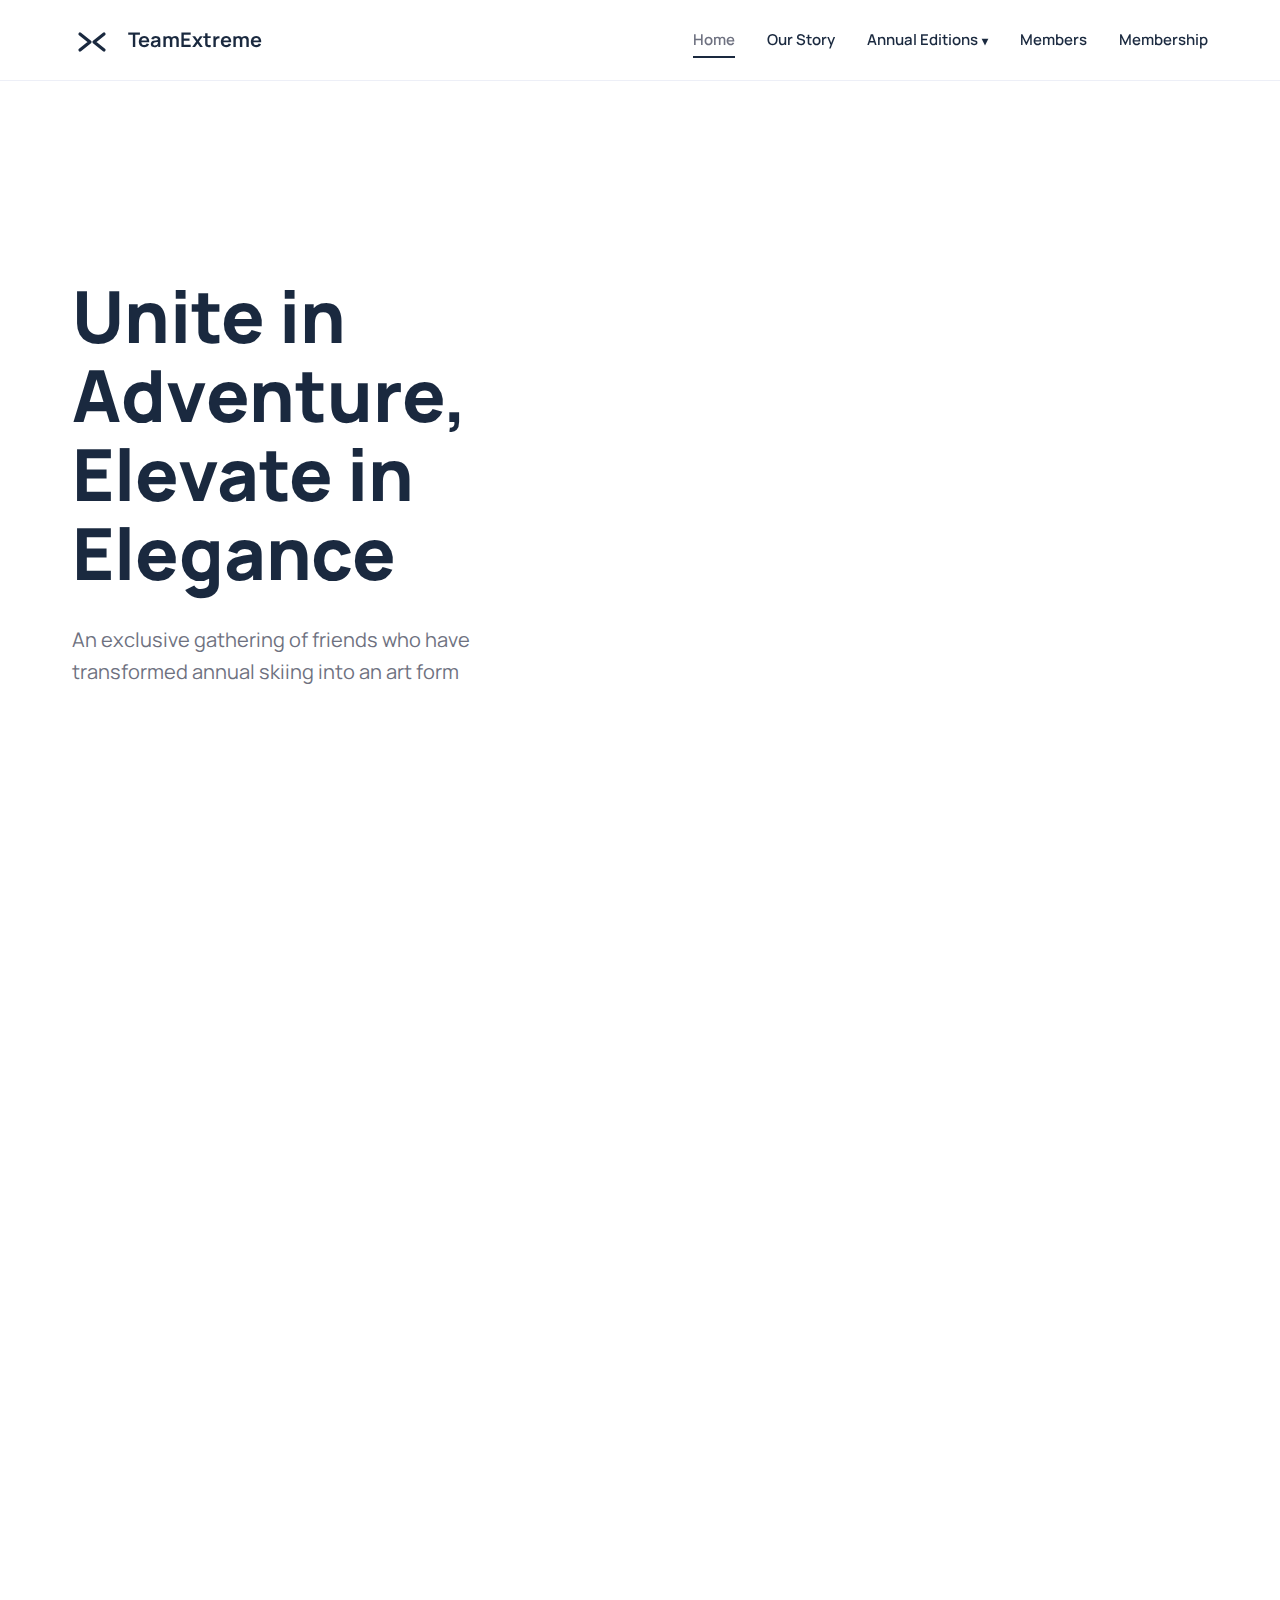
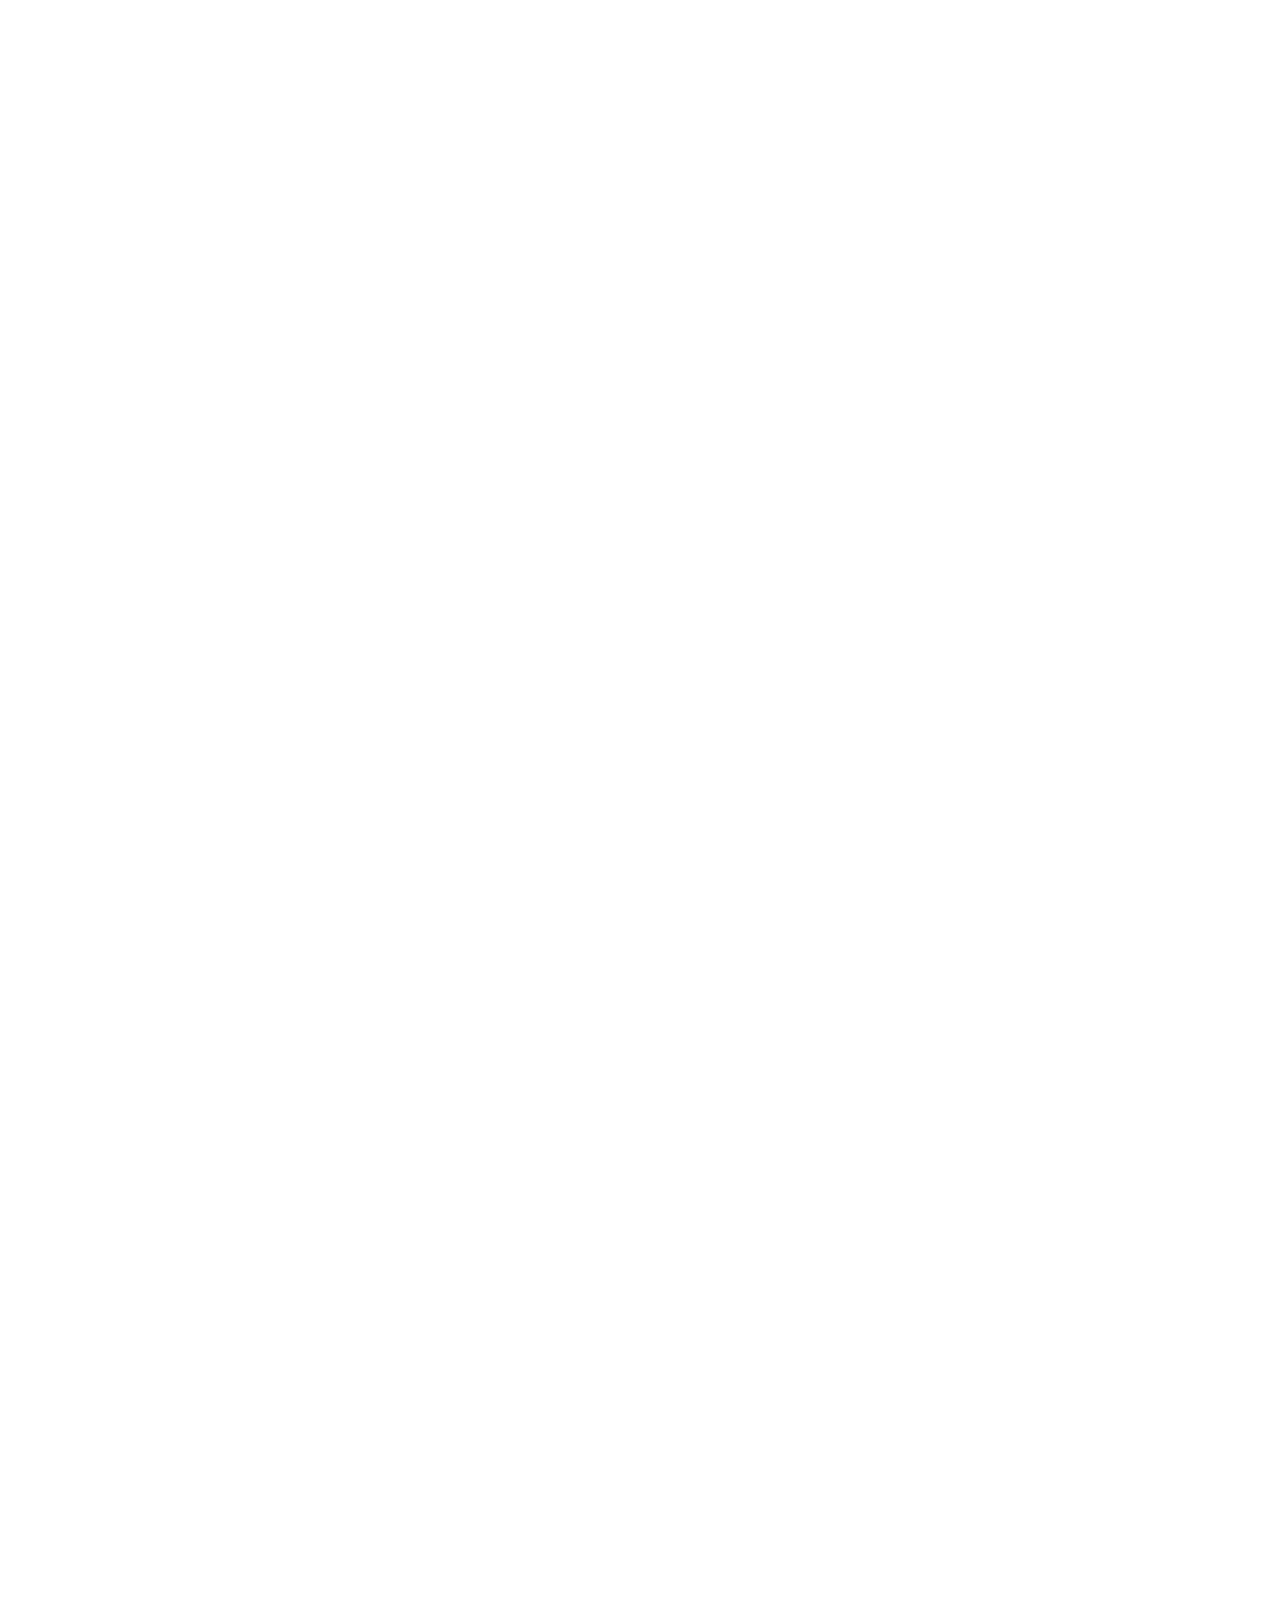
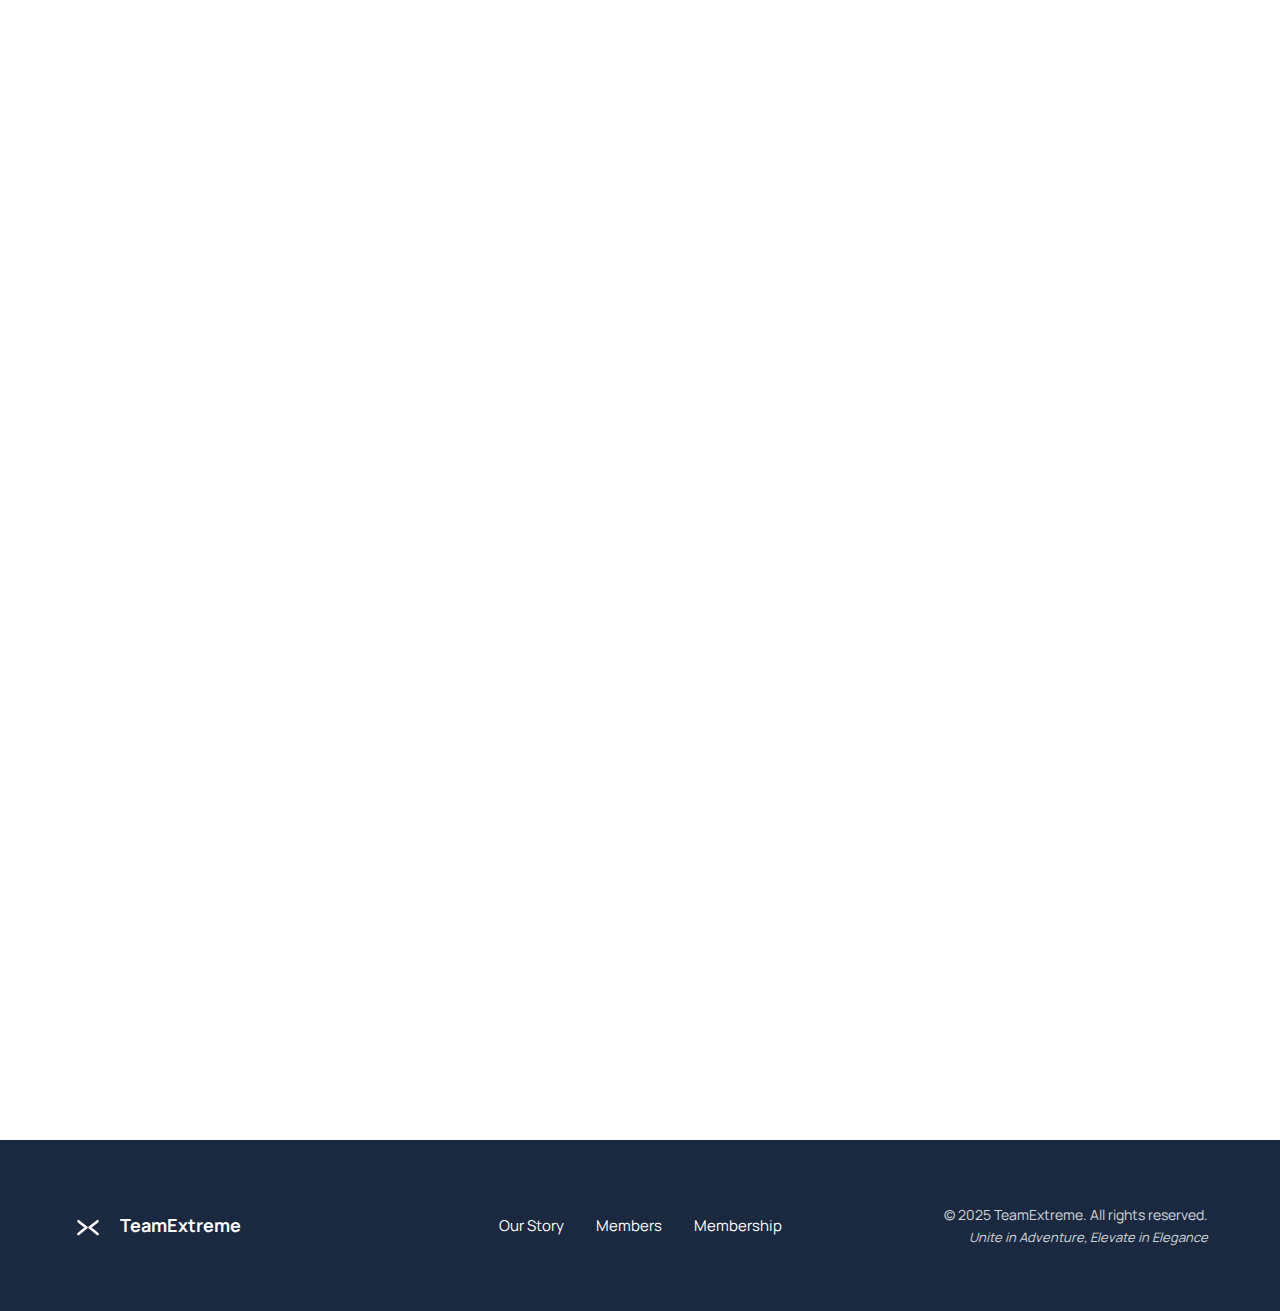
<file: index.html>
<!DOCTYPE html>
<html lang="en">
<head>
    <meta charset="UTF-8">
    <meta name="viewport" content="width=device-width, initial-scale=1.0">
    <title>TeamExtreme - Unite in Adventure, Elevate in Elegance</title>
    <link rel="stylesheet" href="styles.css">
    <link rel="preconnect" href="https://fonts.googleapis.com">
    <link rel="preconnect" href="https://fonts.gstatic.com" crossorigin>
    <link href="https://fonts.googleapis.com/css2?family=Manrope:wght@300;400;600;700;800&display=swap" rel="stylesheet">
</head>
<body>
    <!-- Navigation -->
    <nav class="main-nav">
        <div class="nav-container">
            <a href="index.html" class="logo">
                <svg width="40" height="40" viewBox="0 0 100 100" fill="none" xmlns="http://www.w3.org/2000/svg">
                    <path d="M20 35L45 55L20 75" stroke="#1a293f" stroke-width="8" stroke-linecap="round" stroke-linejoin="round"/>
                    <path d="M80 35L55 55L80 75" stroke="#1a293f" stroke-width="8" stroke-linecap="round" stroke-linejoin="round"/>
                </svg>
                <span>TeamExtreme</span>
            </a>
            
            <button class="mobile-menu-toggle" aria-label="Toggle menu">
                <span></span>
                <span></span>
                <span></span>
            </button>
            
            <ul class="nav-links">
                <li><a href="index.html" class="active">Home</a></li>
                <li><a href="story.html">Our Story</a></li>
                <li class="dropdown">
                    <a href="#" class="dropdown-toggle">Annual Editions</a>
                    <ul class="dropdown-menu">
                        <li><a href="verbier-2023.html">Verbier 2023</a></li>
                        <li><a href="verbier-2024.html">Verbier 2024</a></li>
                        <li><a href="verbier-2025.html">Verbier 2025</a></li>
                        <li><a href="sun-valley-2026.html">Sun Valley 2026</a></li>
                    </ul>
                </li>
                <li><a href="members.html">Members</a></li>
                <li><a href="membership.html">Membership</a></li>
            </ul>
        </div>
    </nav>

    <!-- Hero Section -->
    <section class="hero">
        <div class="hero-content">
            <h1 class="hero-title">
                <span class="title-line">Unite in Adventure,</span>
                <span class="title-line">Elevate in Elegance</span>
            </h1>
            <p class="hero-subtitle">An exclusive gathering of friends who have transformed annual skiing into an art form</p>
        </div>
        <div class="hero-image">
            <img src="images/hero-mountain.jpg" alt="TeamExtreme on the slopes" />
        </div>
    </section>

    <!-- About Section -->
    <section class="about-section">
        <div class="container">
            <div class="about-grid">
                <div class="about-text">
                    <h2>Where Friendship Meets Powder</h2>
                    <p class="lead">TeamExtreme represents the pinnacle of alpine camaraderie: a carefully curated group of individuals united by their passion for skiing, their appreciation for the finer things, and their commitment to creating unforgettable memories together.</p>
                    <p>What began as a simple ski trip has evolved into an annual tradition of sophistication and adventure. We don't just ski together; we elevate the entire experience with meticulous planning, exceptional taste, and just the right amount of self-aware absurdity.</p>
                    <a href="story.html" class="btn btn-primary">Discover Our Story</a>
                </div>
                <div class="about-image">
                    <img src="images/team-photo.jpg" alt="TeamExtreme members" />
                </div>
            </div>
        </div>
    </section>

    <!-- Next Trip Section -->
    <section class="next-trip-section">
        <div class="container">
            <div class="section-header">
                <span class="section-label">Next Adventure</span>
                <h2>Sun Valley 2026</h2>
            </div>
            
            <div class="trip-details">
                <div class="trip-countdown">
                    <div class="countdown-item">
                        <span class="countdown-number" id="days">---</span>
                        <span class="countdown-label">Days</span>
                    </div>
                    <div class="countdown-item">
                        <span class="countdown-number" id="hours">--</span>
                        <span class="countdown-label">Hours</span>
                    </div>
                    <div class="countdown-item">
                        <span class="countdown-number" id="minutes">--</span>
                        <span class="countdown-label">Minutes</span>
                    </div>
                </div>
                
                <div class="trip-info">
                    <h3>The American Chapter</h3>
                    <p>After three remarkable years in Verbier, TeamExtreme ventures to the legendary slopes of Sun Valley, Idaho. Expect the same level of sophistication, now with an American twist.</p>
                    <ul class="trip-highlights">
                        <li>Premier accommodations in Sun Valley Village</li>
                        <li>Access to 2,054 acres of pristine terrain</li>
                        <li>Curated dining experiences</li>
                    </ul>
                </div>
            </div>
        </div>
    </section>

    <!-- Annual Editions Preview -->
    <section class="editions-preview">
        <div class="container">
            <div class="section-header">
                <h2>Annual Editions</h2>
                <p>A photographic journey through our alpine adventures</p>
            </div>
            
            <div class="editions-grid">
                <a href="verbier-2023.html" class="edition-card">
                    <div class="edition-image">
                        <img src="images/verbier-2023-thumb.jpg" alt="Verbier 2023" />
                    </div>
                    <div class="edition-info">
                        <h3>Verbier 2023</h3>
                        <p>The Inaugural Chapter</p>
                    </div>
                </a>
                
                <a href="verbier-2024.html" class="edition-card">
                    <div class="edition-image">
                        <img src="images/verbier-2024-thumb.jpg" alt="Verbier 2024" />
                    </div>
                    <div class="edition-info">
                        <h3>Verbier 2024</h3>
                        <p>Return to Excellence</p>
                    </div>
                </a>
                
                <a href="verbier-2025.html" class="edition-card">
                    <div class="edition-image">
                        <img src="images/verbier-2025-thumb.jpg" alt="Verbier 2025" />
                    </div>
                    <div class="edition-info">
                        <h3>Verbier 2025</h3>
                        <p>The Swiss Finale</p>
                    </div>
                </a>
                
                <a href="sun-valley-2026.html" class="edition-card featured">
                    <div class="edition-image">
                        <img src="images/sun-valley-2026-thumb.jpg" alt="Sun Valley 2026" />
                    </div>
                    <div class="edition-info">
                        <h3>Sun Valley 2026</h3>
                        <p>Coming Soon</p>
                        <span class="featured-badge">Next</span>
                    </div>
                </a>
            </div>
        </div>
    </section>

    <!-- Membership Teaser -->
    <section class="membership-teaser">
        <div class="container">
            <div class="teaser-content">
                <h2>Membership Inquiries</h2>
                <p>TeamExtreme maintains an exclusive roster. While we appreciate interest, we must inform you that membership slots are currently filled through 2047.</p>
                <p class="teaser-note">However, we do maintain a carefully curated waitlist for individuals who demonstrate exceptional commitment to both alpine excellence and sophisticated camaraderie.</p>
                <a href="membership.html" class="btn btn-outline">Learn More About Membership</a>
            </div>
        </div>
    </section>

    <!-- Footer -->
    <footer class="main-footer">
        <div class="container">
            <div class="footer-content">
                <div class="footer-brand">
                    <svg width="32" height="32" viewBox="0 0 100 100" fill="none" xmlns="http://www.w3.org/2000/svg">
                        <path d="M20 35L45 55L20 75" stroke="#1a293f" stroke-width="8" stroke-linecap="round" stroke-linejoin="round"/>
                        <path d="M80 35L55 55L80 75" stroke="#1a293f" stroke-width="8" stroke-linecap="round" stroke-linejoin="round"/>
                    </svg>
                    <span>TeamExtreme</span>
                </div>
                <div class="footer-links">
                    <a href="story.html">Our Story</a>
                    <a href="members.html">Members</a>
                    <a href="membership.html">Membership</a>
                </div>
                <div class="footer-copyright">
                    <p>© 2025 TeamExtreme. All rights reserved.</p>
                    <p class="footer-tagline">Unite in Adventure, Elevate in Elegance</p>
                </div>
            </div>
        </div>
    </footer>

    <script src="script.js"></script>
</body>
</html>
</file>
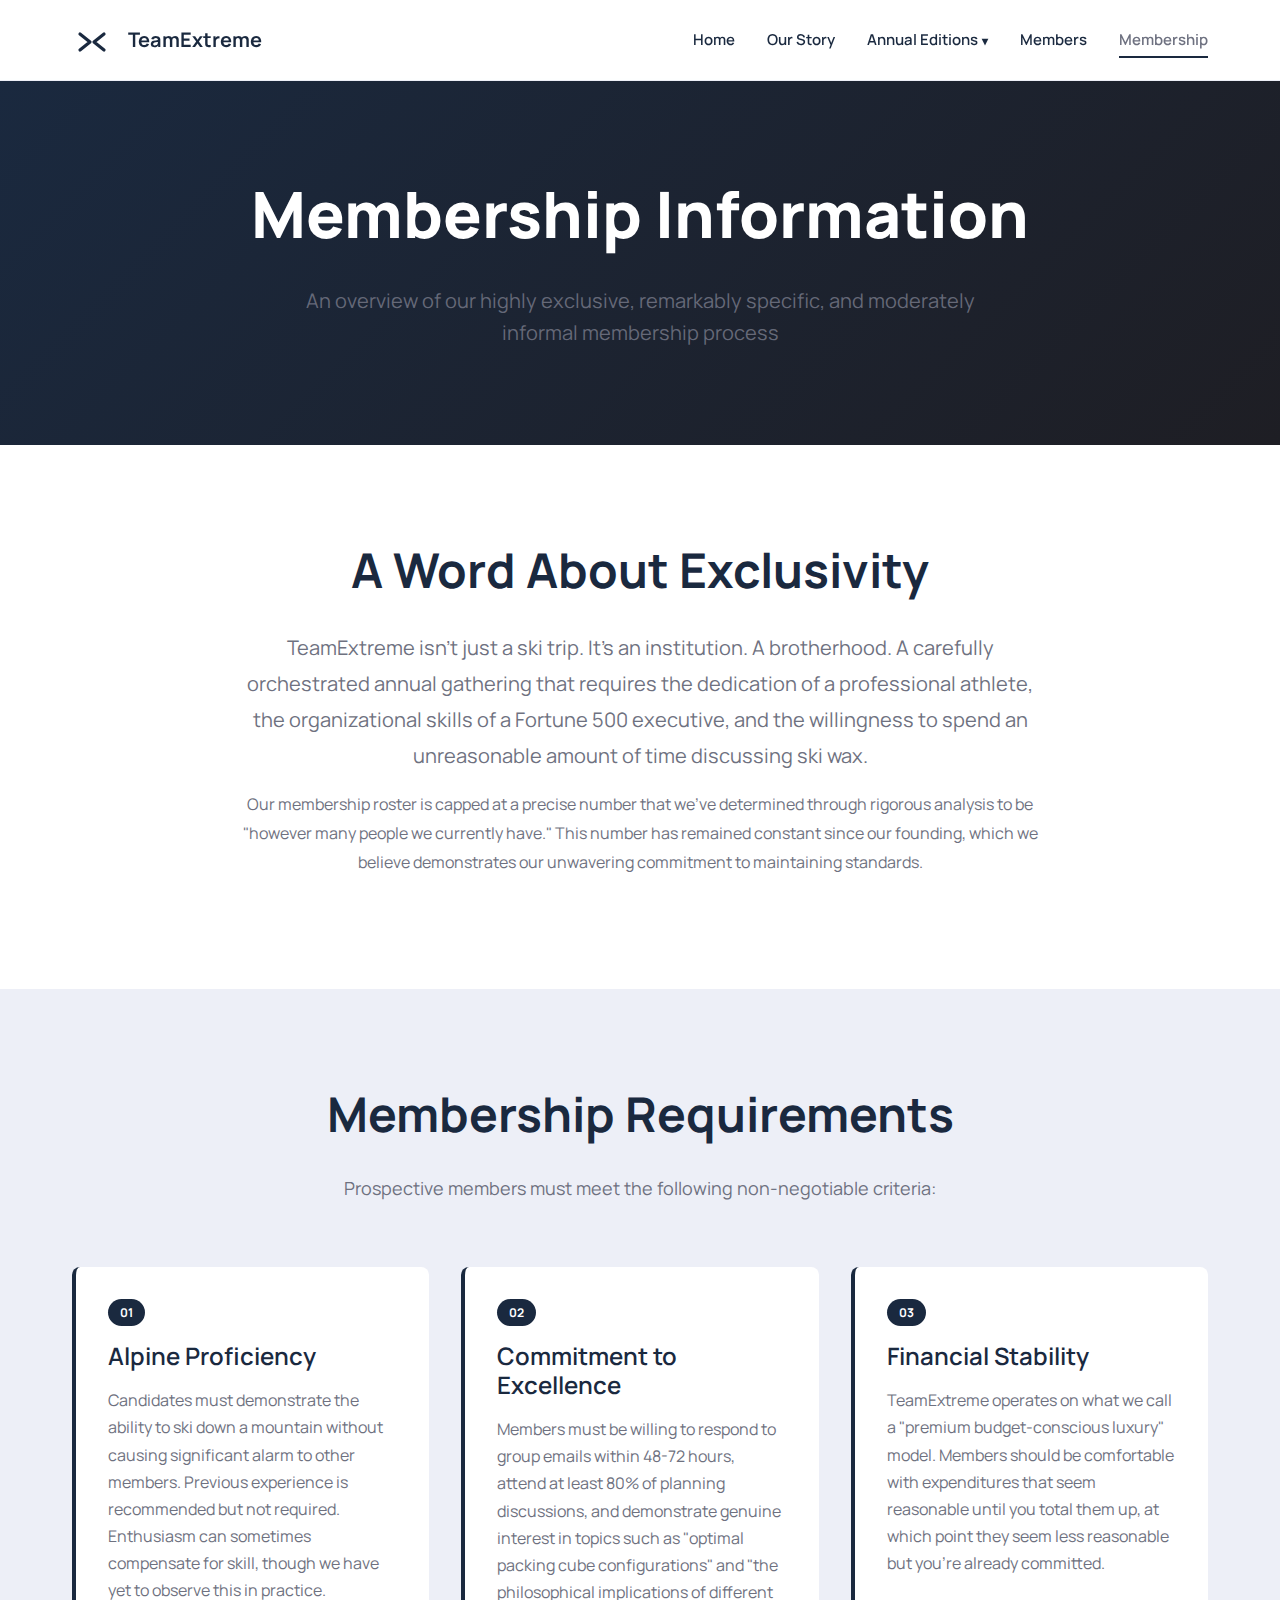
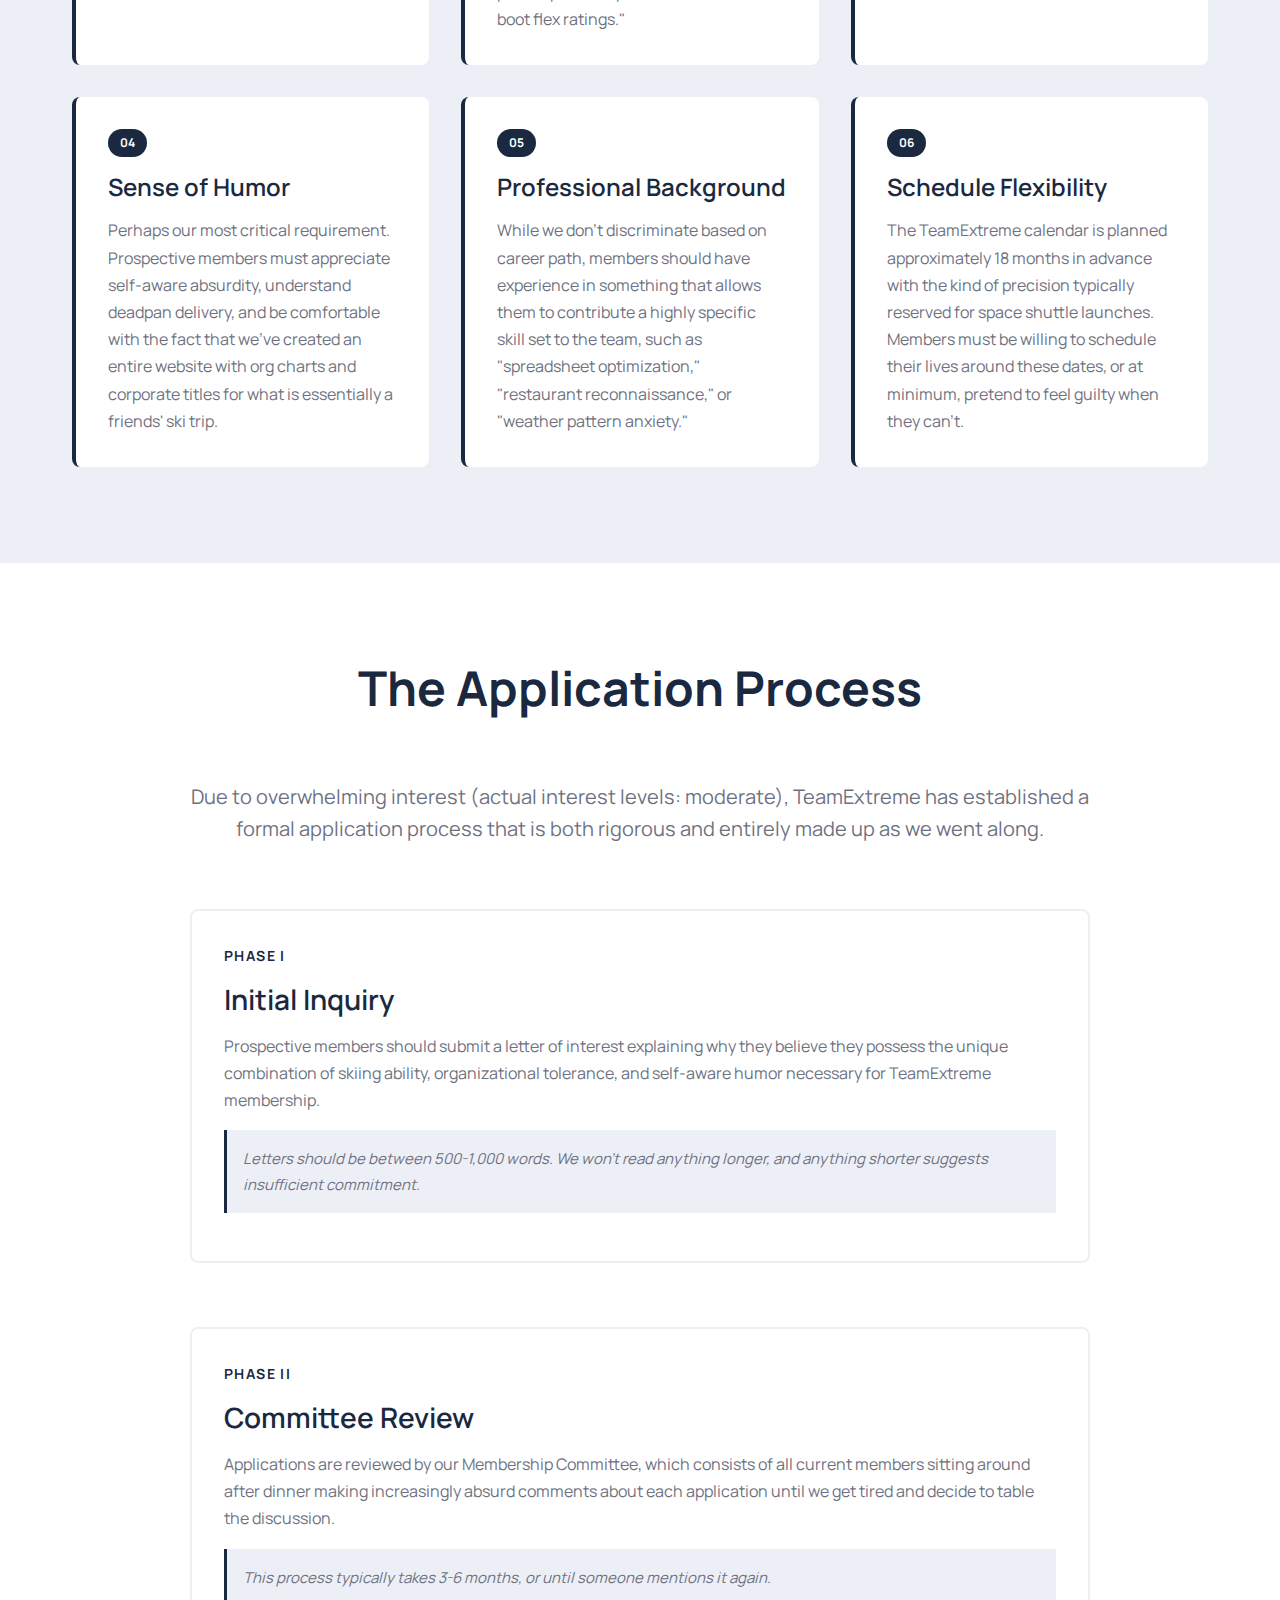
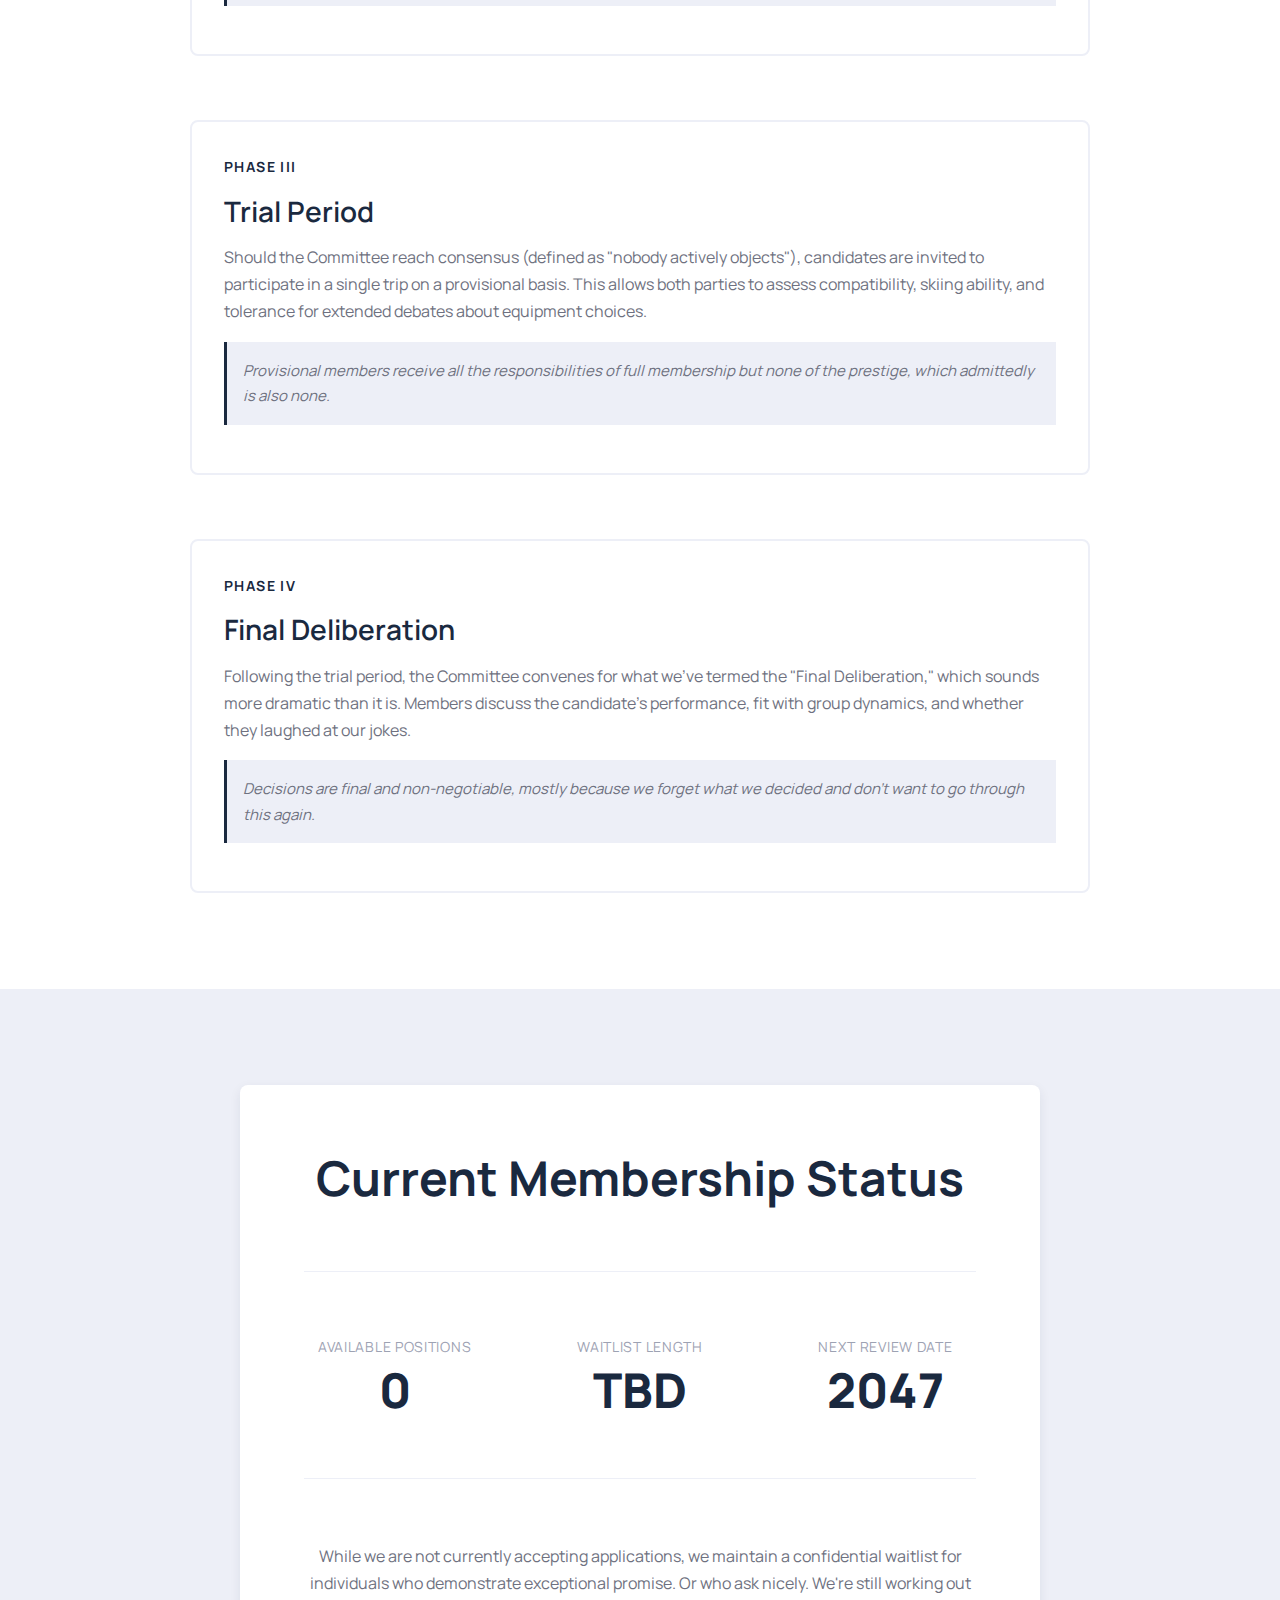
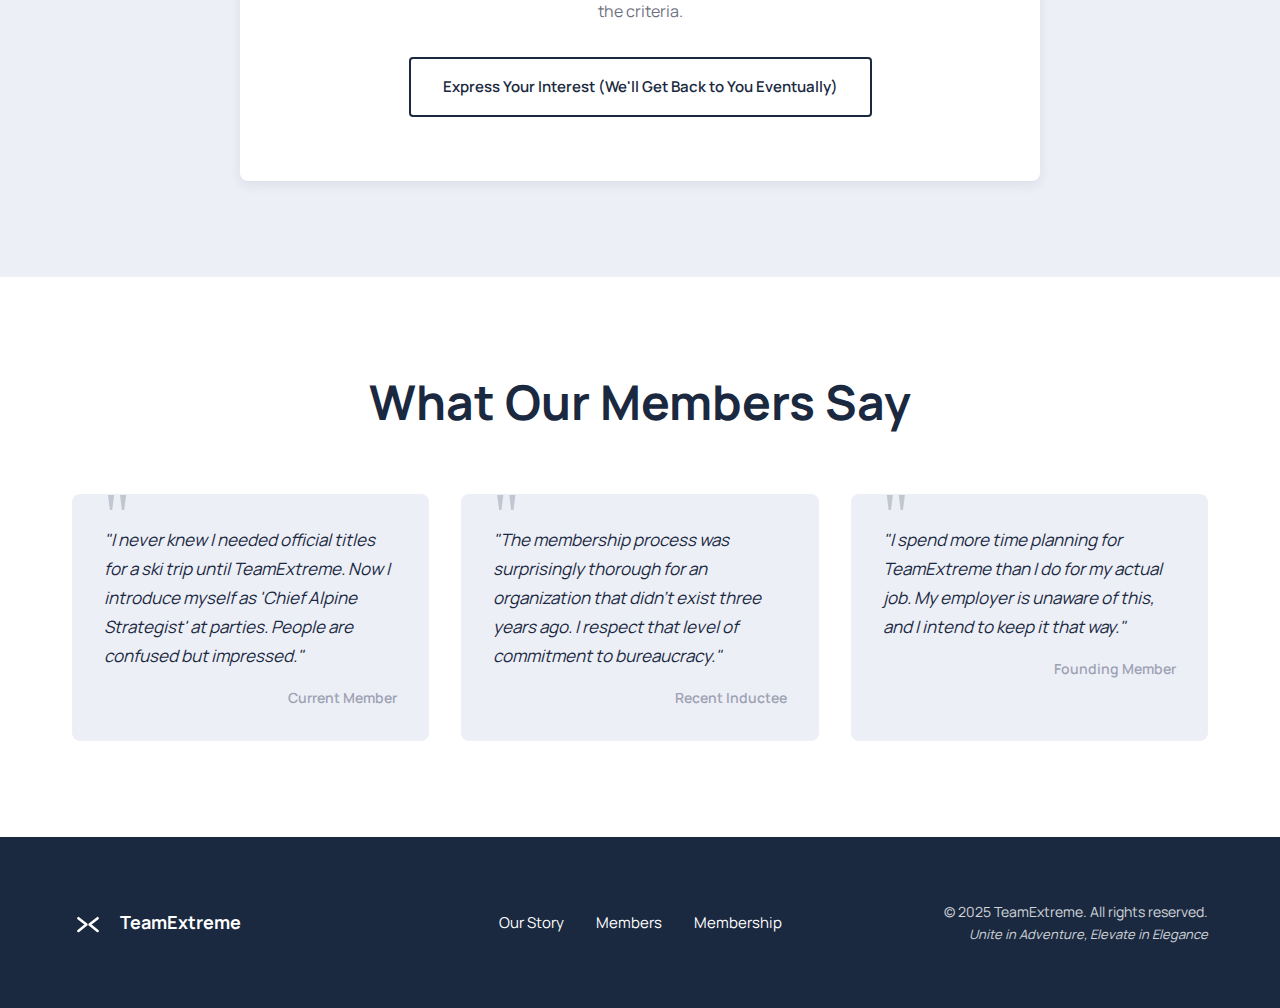
<file: membership.html>
<!DOCTYPE html>
<html lang="en">
<head>
    <meta charset="UTF-8">
    <meta name="viewport" content="width=device-width, initial-scale=1.0">
    <title>Membership - TeamExtreme</title>
    <link rel="stylesheet" href="styles.css">
    <link rel="stylesheet" href="membership.css">
    <link rel="preconnect" href="https://fonts.googleapis.com">
    <link rel="preconnect" href="https://fonts.gstatic.com" crossorigin>
    <link href="https://fonts.googleapis.com/css2?family=Manrope:wght@300;400;600;700;800&display=swap" rel="stylesheet">
</head>
<body>
    <!-- Navigation -->
    <nav class="main-nav">
        <div class="nav-container">
            <a href="index.html" class="logo">
                <svg width="40" height="40" viewBox="0 0 100 100" fill="none" xmlns="http://www.w3.org/2000/svg">
                    <path d="M20 35L45 55L20 75" stroke="#1a293f" stroke-width="8" stroke-linecap="round" stroke-linejoin="round"/>
                    <path d="M80 35L55 55L80 75" stroke="#1a293f" stroke-width="8" stroke-linecap="round" stroke-linejoin="round"/>
                </svg>
                <span>TeamExtreme</span>
            </a>
            
            <button class="mobile-menu-toggle" aria-label="Toggle menu">
                <span></span>
                <span></span>
                <span></span>
            </button>
            
            <ul class="nav-links">
                <li><a href="index.html">Home</a></li>
                <li><a href="story.html">Our Story</a></li>
                <li class="dropdown">
                    <a href="#" class="dropdown-toggle">Annual Editions</a>
                    <ul class="dropdown-menu">
                        <li><a href="verbier-2023.html">Verbier 2023</a></li>
                        <li><a href="verbier-2024.html">Verbier 2024</a></li>
                        <li><a href="verbier-2025.html">Verbier 2025</a></li>
                        <li><a href="sun-valley-2026.html">Sun Valley 2026</a></li>
                    </ul>
                </li>
                <li><a href="members.html">Members</a></li>
                <li><a href="membership.html" class="active">Membership</a></li>
            </ul>
        </div>
    </nav>

    <!-- Hero -->
    <section class="membership-hero">
        <div class="container">
            <h1>Membership Information</h1>
            <p class="hero-subtitle">An overview of our highly exclusive, remarkably specific, and moderately informal membership process</p>
        </div>
    </section>

    <!-- Intro Section -->
    <section class="membership-intro">
        <div class="container">
            <div class="intro-content">
                <h2>A Word About Exclusivity</h2>
                <p class="lead">TeamExtreme isn't just a ski trip. It's an institution. A brotherhood. A carefully orchestrated annual gathering that requires the dedication of a professional athlete, the organizational skills of a Fortune 500 executive, and the willingness to spend an unreasonable amount of time discussing ski wax.</p>
                <p>Our membership roster is capped at a precise number that we've determined through rigorous analysis to be "however many people we currently have." This number has remained constant since our founding, which we believe demonstrates our unwavering commitment to maintaining standards.</p>
            </div>
        </div>
    </section>

    <!-- Requirements -->
    <section class="membership-requirements">
        <div class="container">
            <h2>Membership Requirements</h2>
            <p class="section-intro">Prospective members must meet the following non-negotiable criteria:</p>
            
            <div class="requirements-grid">
                <div class="requirement-card">
                    <div class="requirement-number">01</div>
                    <h3>Alpine Proficiency</h3>
                    <p>Candidates must demonstrate the ability to ski down a mountain without causing significant alarm to other members. Previous experience is recommended but not required. Enthusiasm can sometimes compensate for skill, though we have yet to observe this in practice.</p>
                </div>
                
                <div class="requirement-card">
                    <div class="requirement-number">02</div>
                    <h3>Commitment to Excellence</h3>
                    <p>Members must be willing to respond to group emails within 48-72 hours, attend at least 80% of planning discussions, and demonstrate genuine interest in topics such as "optimal packing cube configurations" and "the philosophical implications of different boot flex ratings."</p>
                </div>
                
                <div class="requirement-card">
                    <div class="requirement-number">03</div>
                    <h3>Financial Stability</h3>
                    <p>TeamExtreme operates on what we call a "premium budget-conscious luxury" model. Members should be comfortable with expenditures that seem reasonable until you total them up, at which point they seem less reasonable but you're already committed.</p>
                </div>
                
                <div class="requirement-card">
                    <div class="requirement-number">04</div>
                    <h3>Sense of Humor</h3>
                    <p>Perhaps our most critical requirement. Prospective members must appreciate self-aware absurdity, understand deadpan delivery, and be comfortable with the fact that we've created an entire website with org charts and corporate titles for what is essentially a friends' ski trip.</p>
                </div>
                
                <div class="requirement-card">
                    <div class="requirement-number">05</div>
                    <h3>Professional Background</h3>
                    <p>While we don't discriminate based on career path, members should have experience in something that allows them to contribute a highly specific skill set to the team, such as "spreadsheet optimization," "restaurant reconnaissance," or "weather pattern anxiety."</p>
                </div>
                
                <div class="requirement-card">
                    <div class="requirement-number">06</div>
                    <h3>Schedule Flexibility</h3>
                    <p>The TeamExtreme calendar is planned approximately 18 months in advance with the kind of precision typically reserved for space shuttle launches. Members must be willing to schedule their lives around these dates, or at minimum, pretend to feel guilty when they can't.</p>
                </div>
            </div>
        </div>
    </section>

    <!-- Application Process -->
    <section class="application-process">
        <div class="container">
            <h2>The Application Process</h2>
            <div class="process-content">
                <p class="lead">Due to overwhelming interest (actual interest levels: moderate), TeamExtreme has established a formal application process that is both rigorous and entirely made up as we went along.</p>
                
                <div class="process-steps">
                    <div class="process-step">
                        <div class="step-number">Phase I</div>
                        <h3>Initial Inquiry</h3>
                        <p>Prospective members should submit a letter of interest explaining why they believe they possess the unique combination of skiing ability, organizational tolerance, and self-aware humor necessary for TeamExtreme membership.</p>
                        <p class="step-note">Letters should be between 500-1,000 words. We won't read anything longer, and anything shorter suggests insufficient commitment.</p>
                    </div>
                    
                    <div class="process-step">
                        <div class="step-number">Phase II</div>
                        <h3>Committee Review</h3>
                        <p>Applications are reviewed by our Membership Committee, which consists of all current members sitting around after dinner making increasingly absurd comments about each application until we get tired and decide to table the discussion.</p>
                        <p class="step-note">This process typically takes 3-6 months, or until someone mentions it again.</p>
                    </div>
                    
                    <div class="process-step">
                        <div class="step-number">Phase III</div>
                        <h3>Trial Period</h3>
                        <p>Should the Committee reach consensus (defined as "nobody actively objects"), candidates are invited to participate in a single trip on a provisional basis. This allows both parties to assess compatibility, skiing ability, and tolerance for extended debates about equipment choices.</p>
                        <p class="step-note">Provisional members receive all the responsibilities of full membership but none of the prestige, which admittedly is also none.</p>
                    </div>
                    
                    <div class="process-step">
                        <div class="step-number">Phase IV</div>
                        <h3>Final Deliberation</h3>
                        <p>Following the trial period, the Committee convenes for what we've termed the "Final Deliberation," which sounds more dramatic than it is. Members discuss the candidate's performance, fit with group dynamics, and whether they laughed at our jokes.</p>
                        <p class="step-note">Decisions are final and non-negotiable, mostly because we forget what we decided and don't want to go through this again.</p>
                    </div>
                </div>
            </div>
        </div>
    </section>

    <!-- Current Status -->
    <section class="membership-status">
        <div class="container">
            <div class="status-box">
                <h2>Current Membership Status</h2>
                <div class="status-content">
                    <div class="status-metric">
                        <span class="metric-label">Available Positions</span>
                        <span class="metric-value">0</span>
                    </div>
                    <div class="status-metric">
                        <span class="metric-label">Waitlist Length</span>
                        <span class="metric-value">TBD</span>
                    </div>
                    <div class="status-metric">
                        <span class="metric-label">Next Review Date</span>
                        <span class="metric-value">2047</span>
                    </div>
                </div>
                <p class="status-note">While we are not currently accepting applications, we maintain a confidential waitlist for individuals who demonstrate exceptional promise. Or who ask nicely. We're still working out the criteria.</p>
                <a href="/cdn-cgi/l/email-protection#066b636b646374756e6f76467263676b637e7274636b632860676d63" class="btn btn-outline">Express Your Interest (We'll Get Back to You Eventually)</a>
            </div>
        </div>
    </section>

    <!-- Testimonials -->
    <section class="membership-testimonials">
        <div class="container">
            <h2>What Our Members Say</h2>
            <div class="testimonials-grid">
                <div class="testimonial">
                    <p>"I never knew I needed official titles for a ski trip until TeamExtreme. Now I introduce myself as 'Chief Alpine Strategist' at parties. People are confused but impressed."</p>
                    <cite>Current Member</cite>
                </div>
                <div class="testimonial">
                    <p>"The membership process was surprisingly thorough for an organization that didn't exist three years ago. I respect that level of commitment to bureaucracy."</p>
                    <cite>Recent Inductee</cite>
                </div>
                <div class="testimonial">
                    <p>"I spend more time planning for TeamExtreme than I do for my actual job. My employer is unaware of this, and I intend to keep it that way."</p>
                    <cite>Founding Member</cite>
                </div>
            </div>
        </div>
    </section>

    <!-- Footer -->
    <footer class="main-footer">
        <div class="container">
            <div class="footer-content">
                <div class="footer-brand">
                    <svg width="32" height="32" viewBox="0 0 100 100" fill="none" xmlns="http://www.w3.org/2000/svg">
                        <path d="M20 35L45 55L20 75" stroke="#ffffff" stroke-width="8" stroke-linecap="round" stroke-linejoin="round"/>
                        <path d="M80 35L55 55L80 75" stroke="#ffffff" stroke-width="8" stroke-linecap="round" stroke-linejoin="round"/>
                    </svg>
                    <span>TeamExtreme</span>
                </div>
                <div class="footer-links">
                    <a href="story.html">Our Story</a>
                    <a href="members.html">Members</a>
                    <a href="membership.html">Membership</a>
                </div>
                <div class="footer-copyright">
                    <p>© 2025 TeamExtreme. All rights reserved.</p>
                    <p class="footer-tagline">Unite in Adventure, Elevate in Elegance</p>
                </div>
            </div>
        </div>
    </footer>
</file>
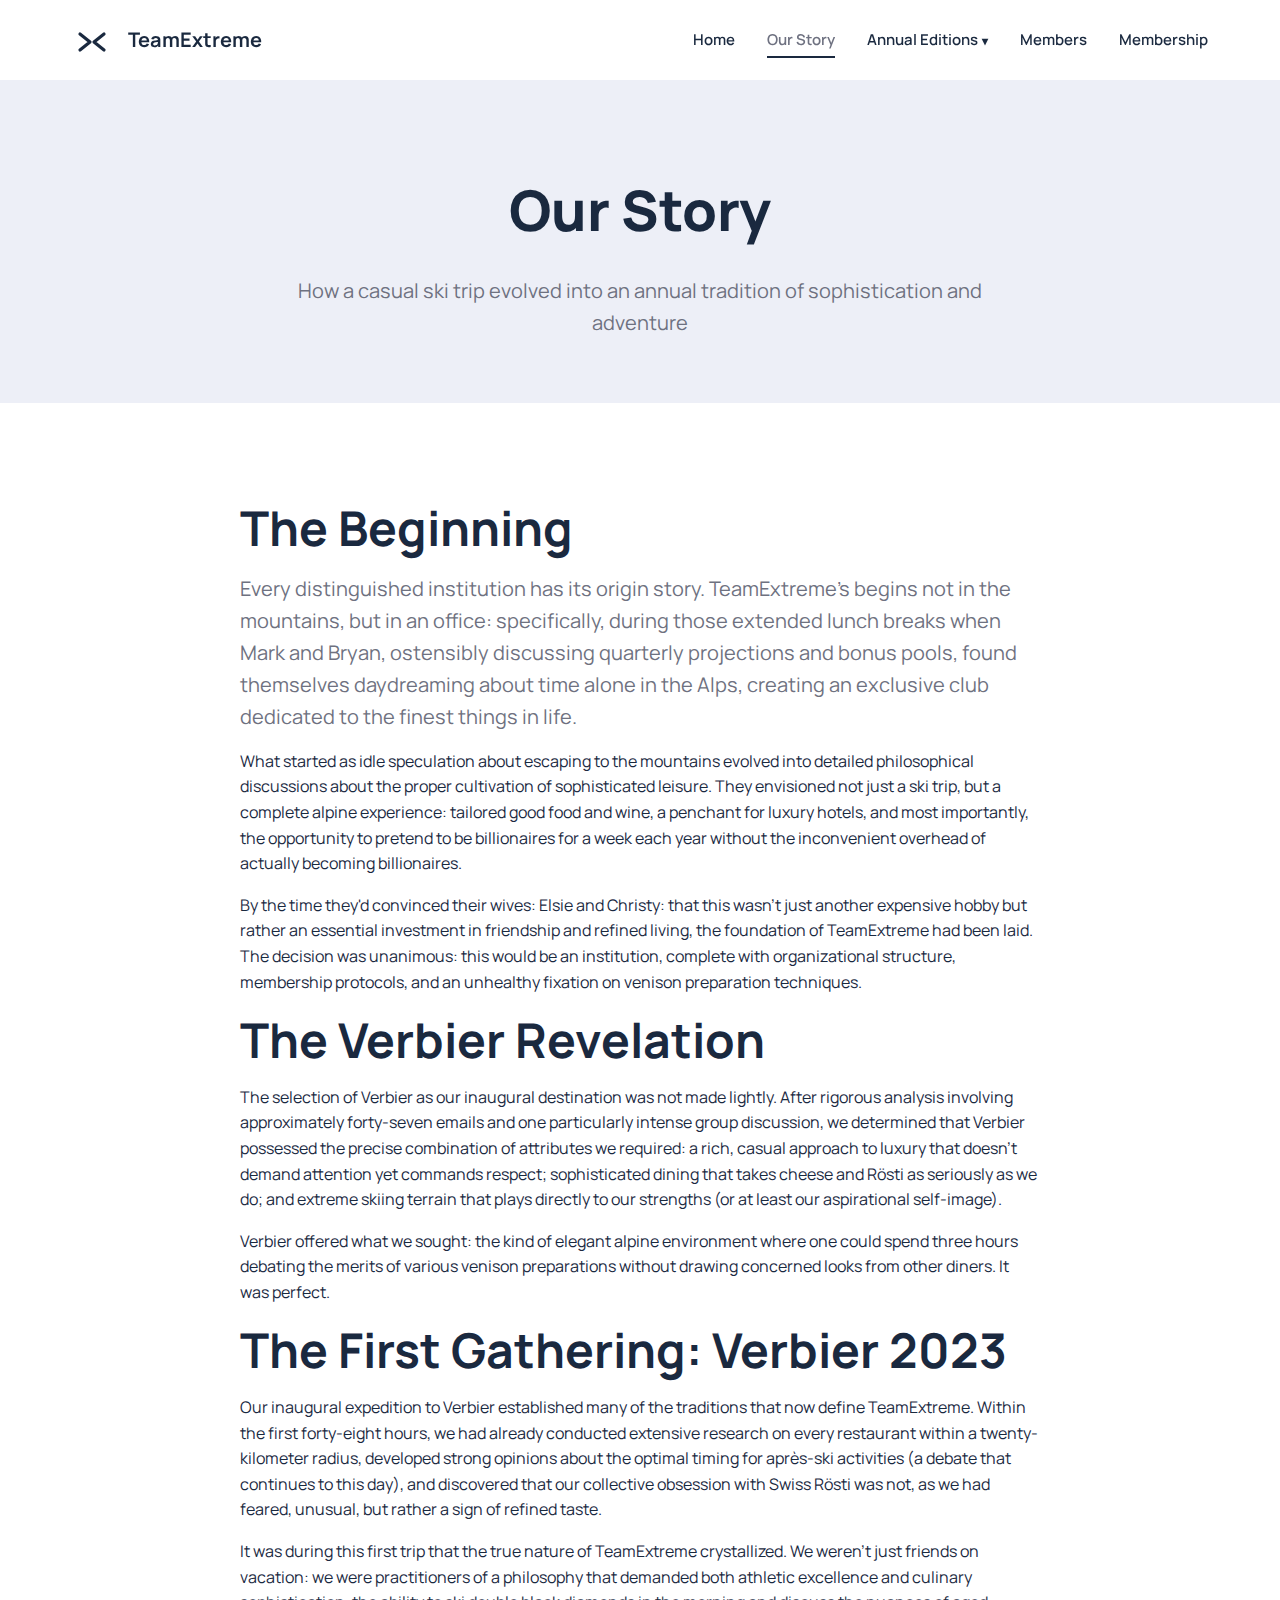
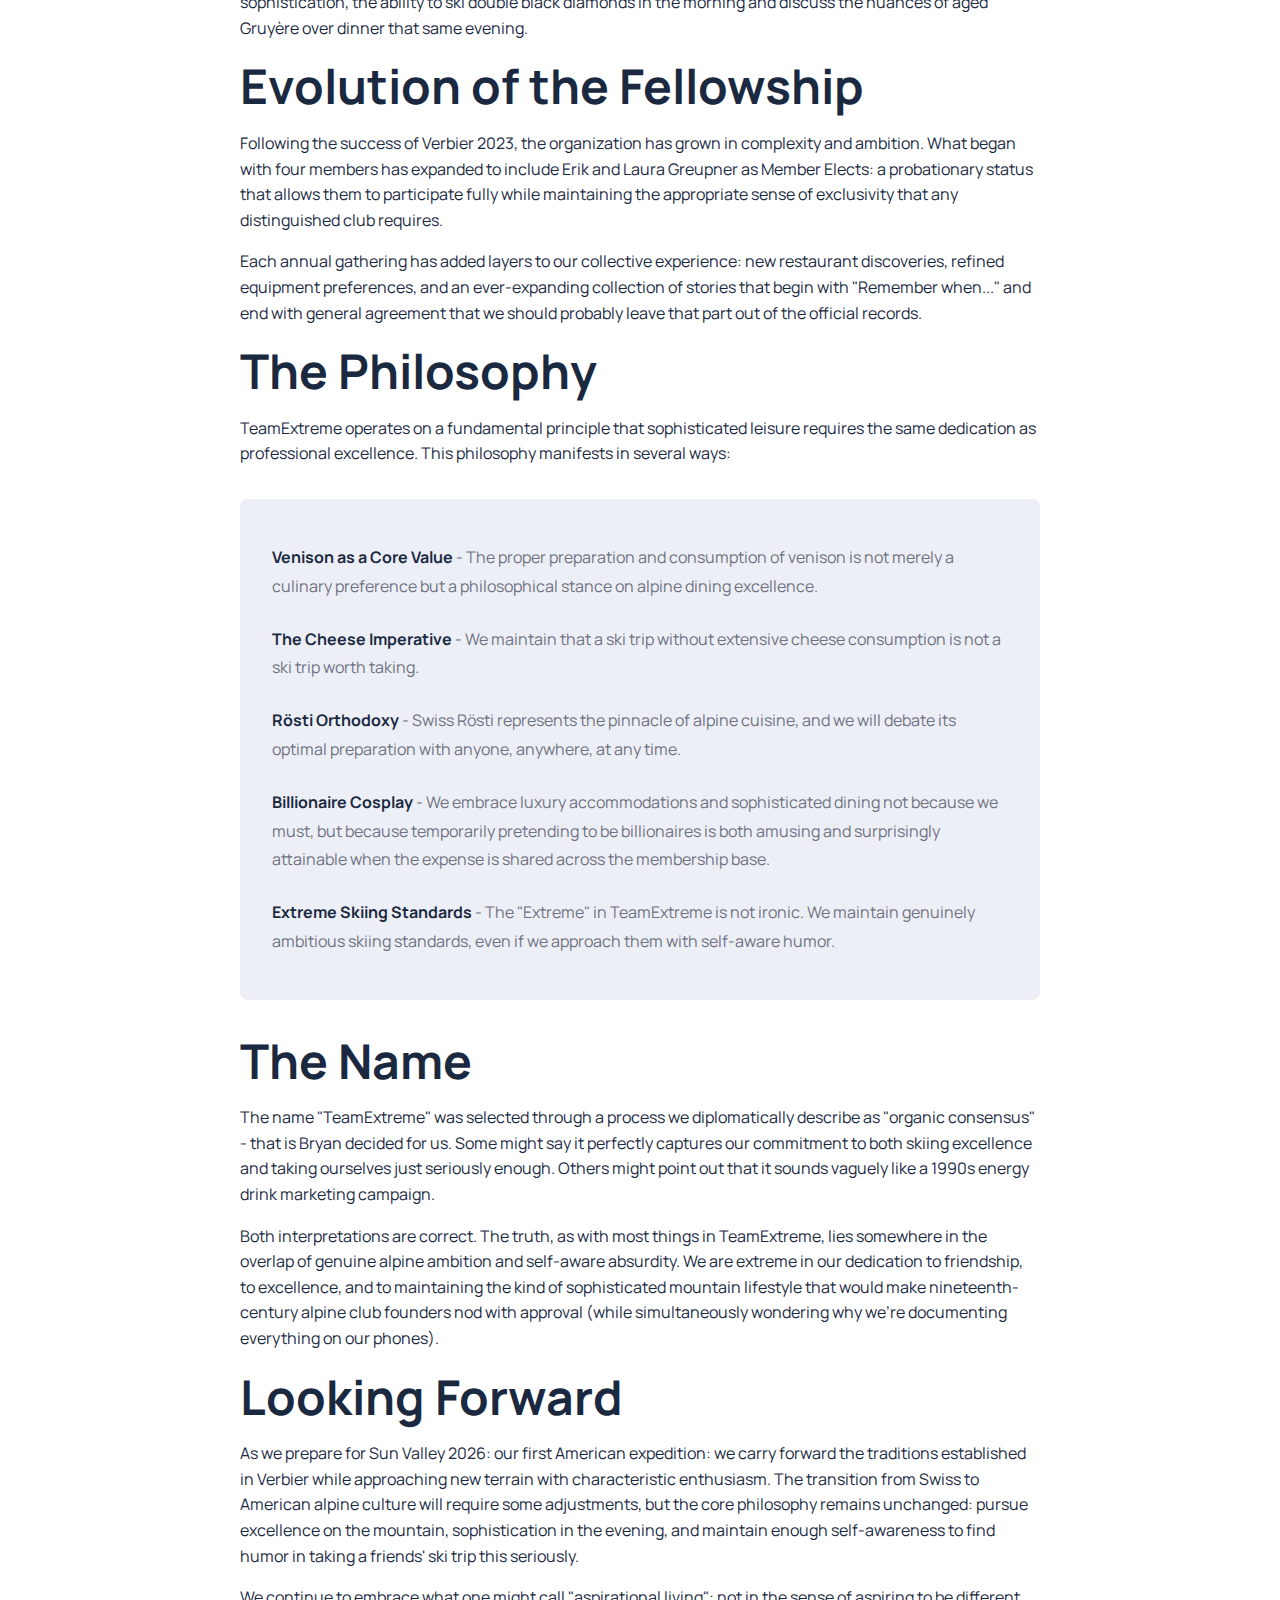
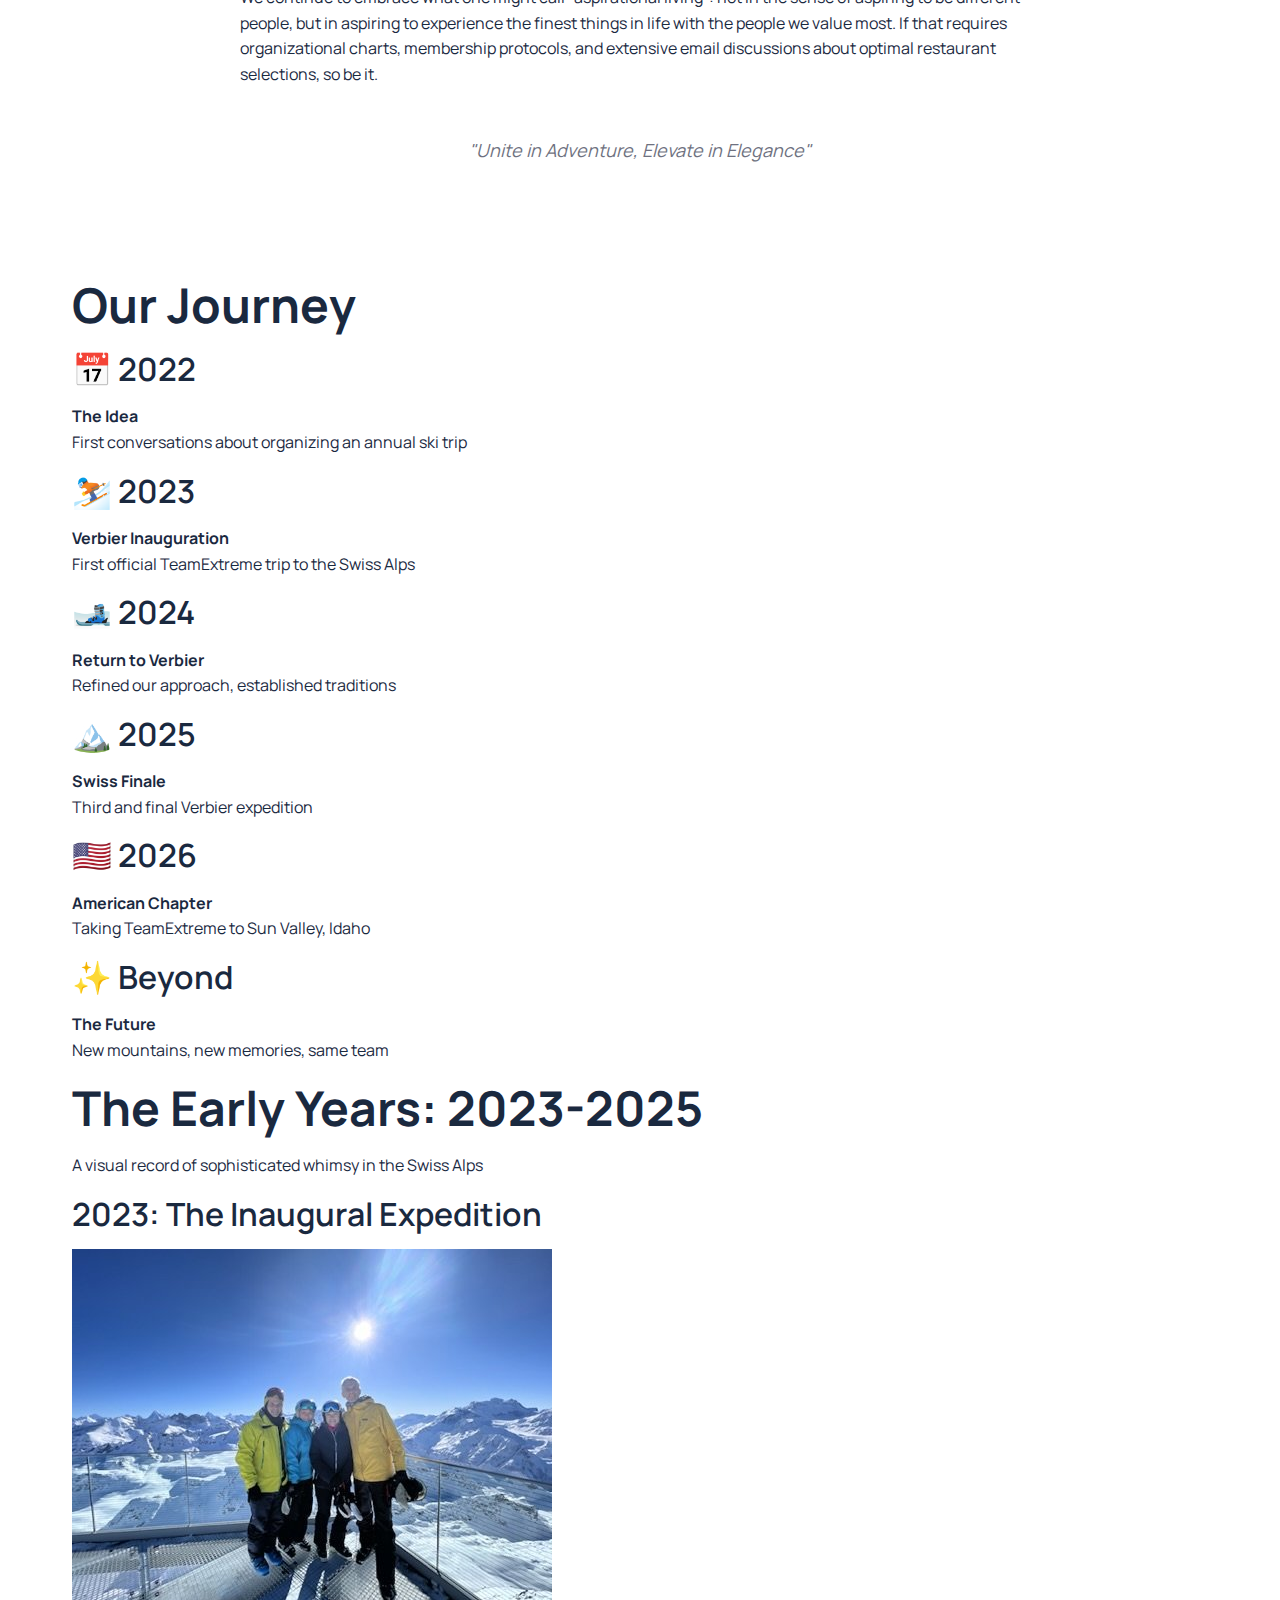
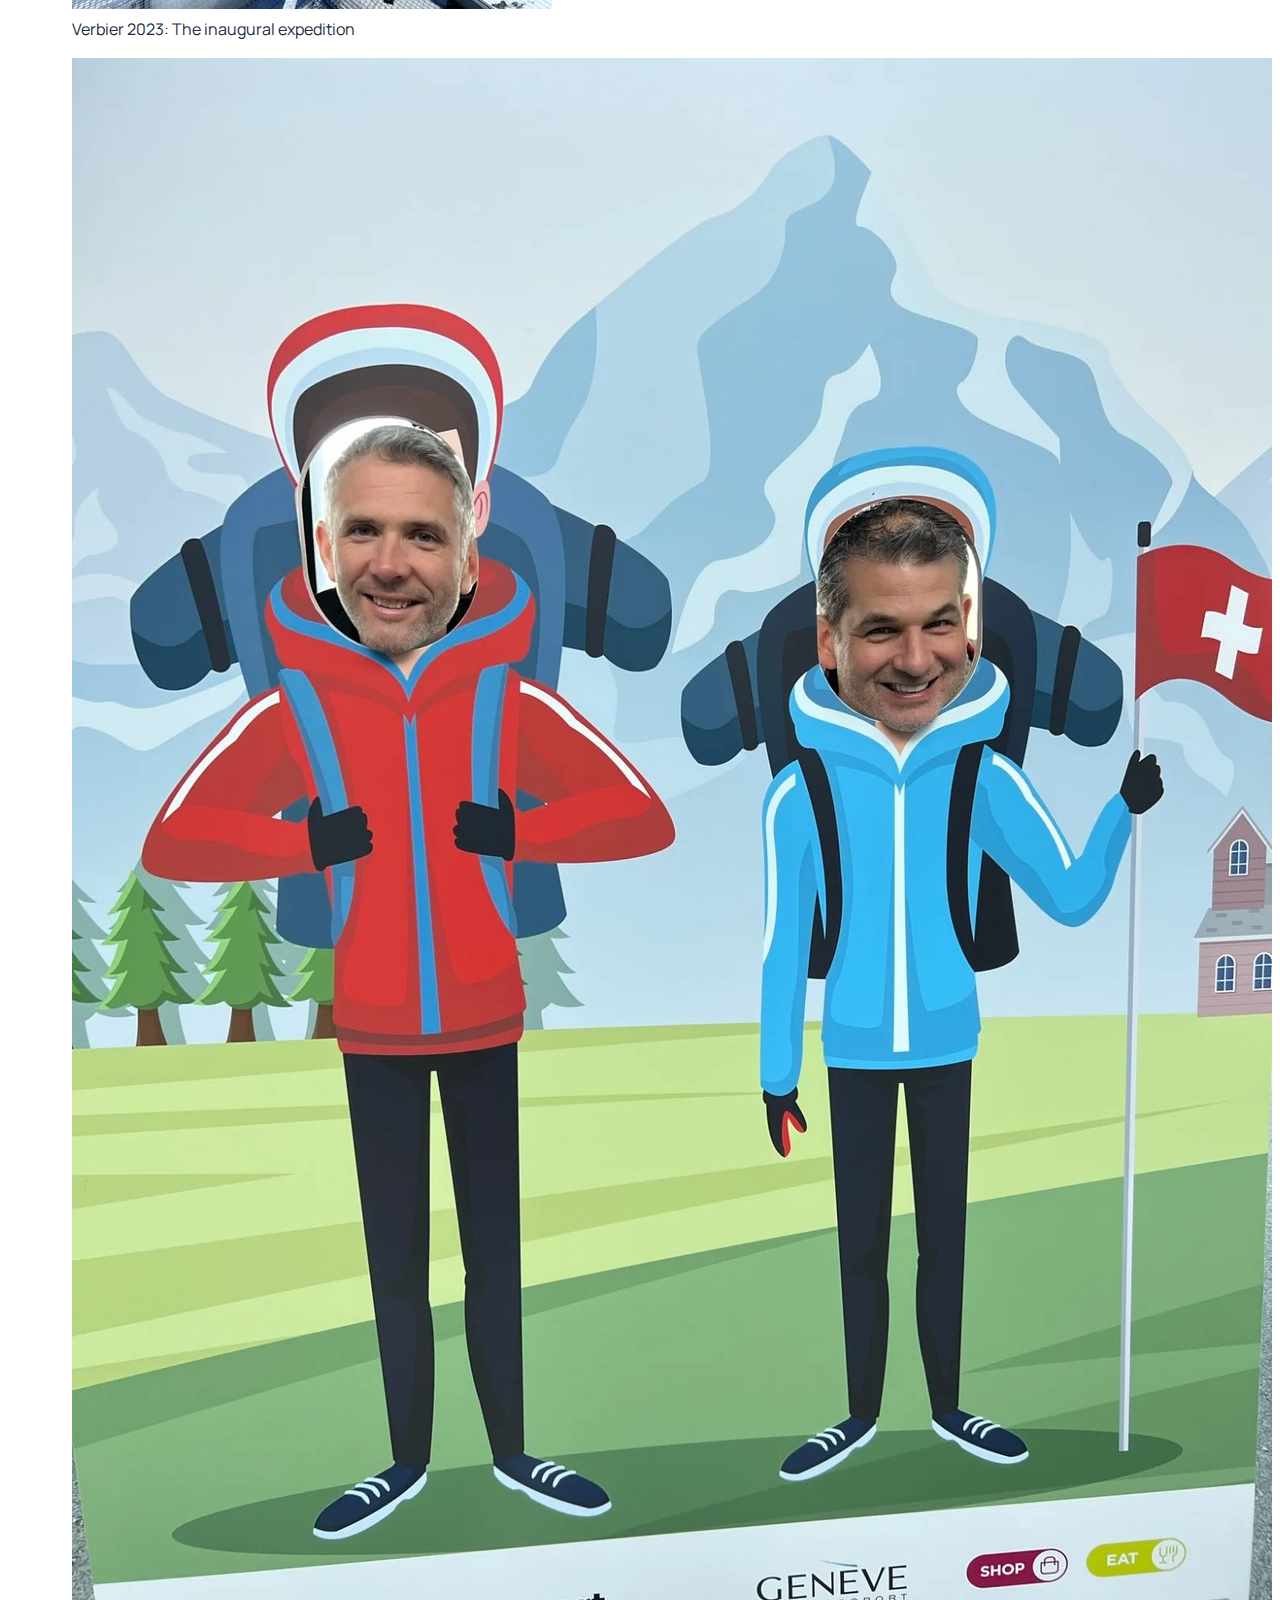
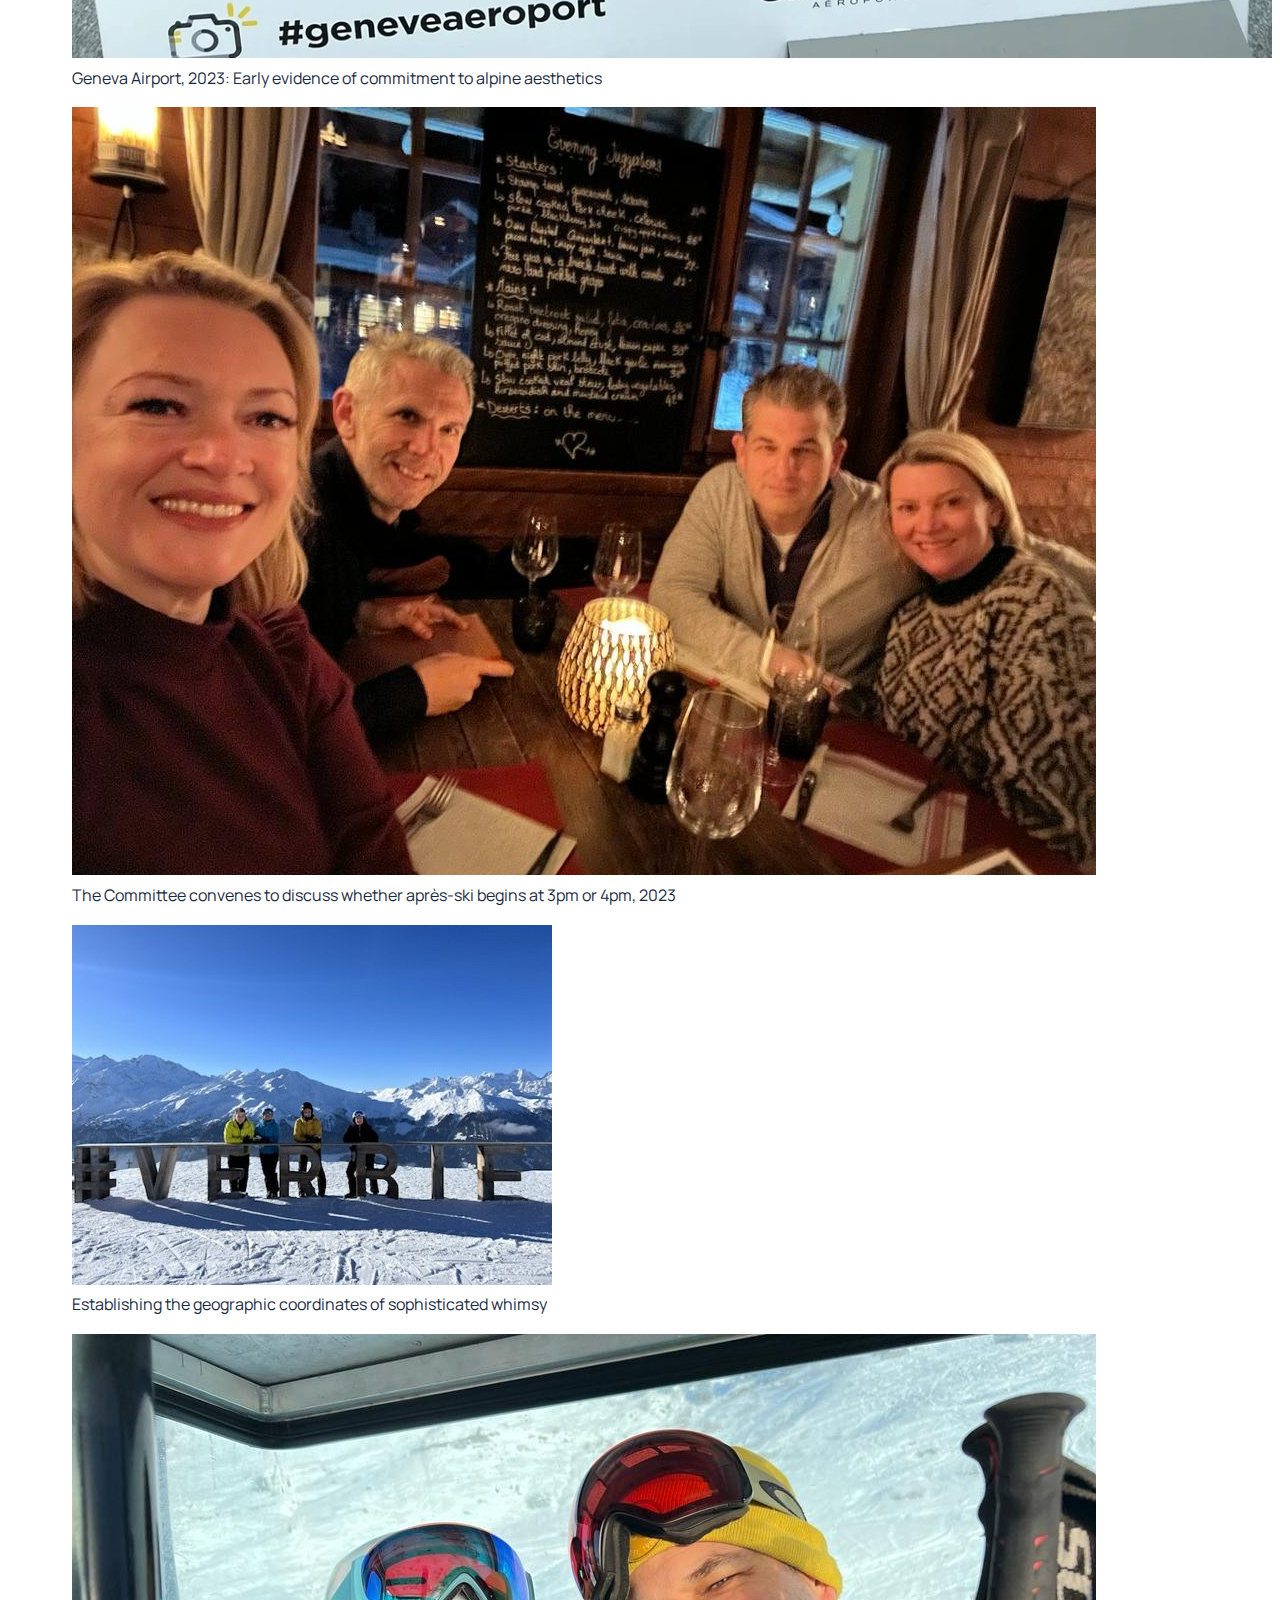
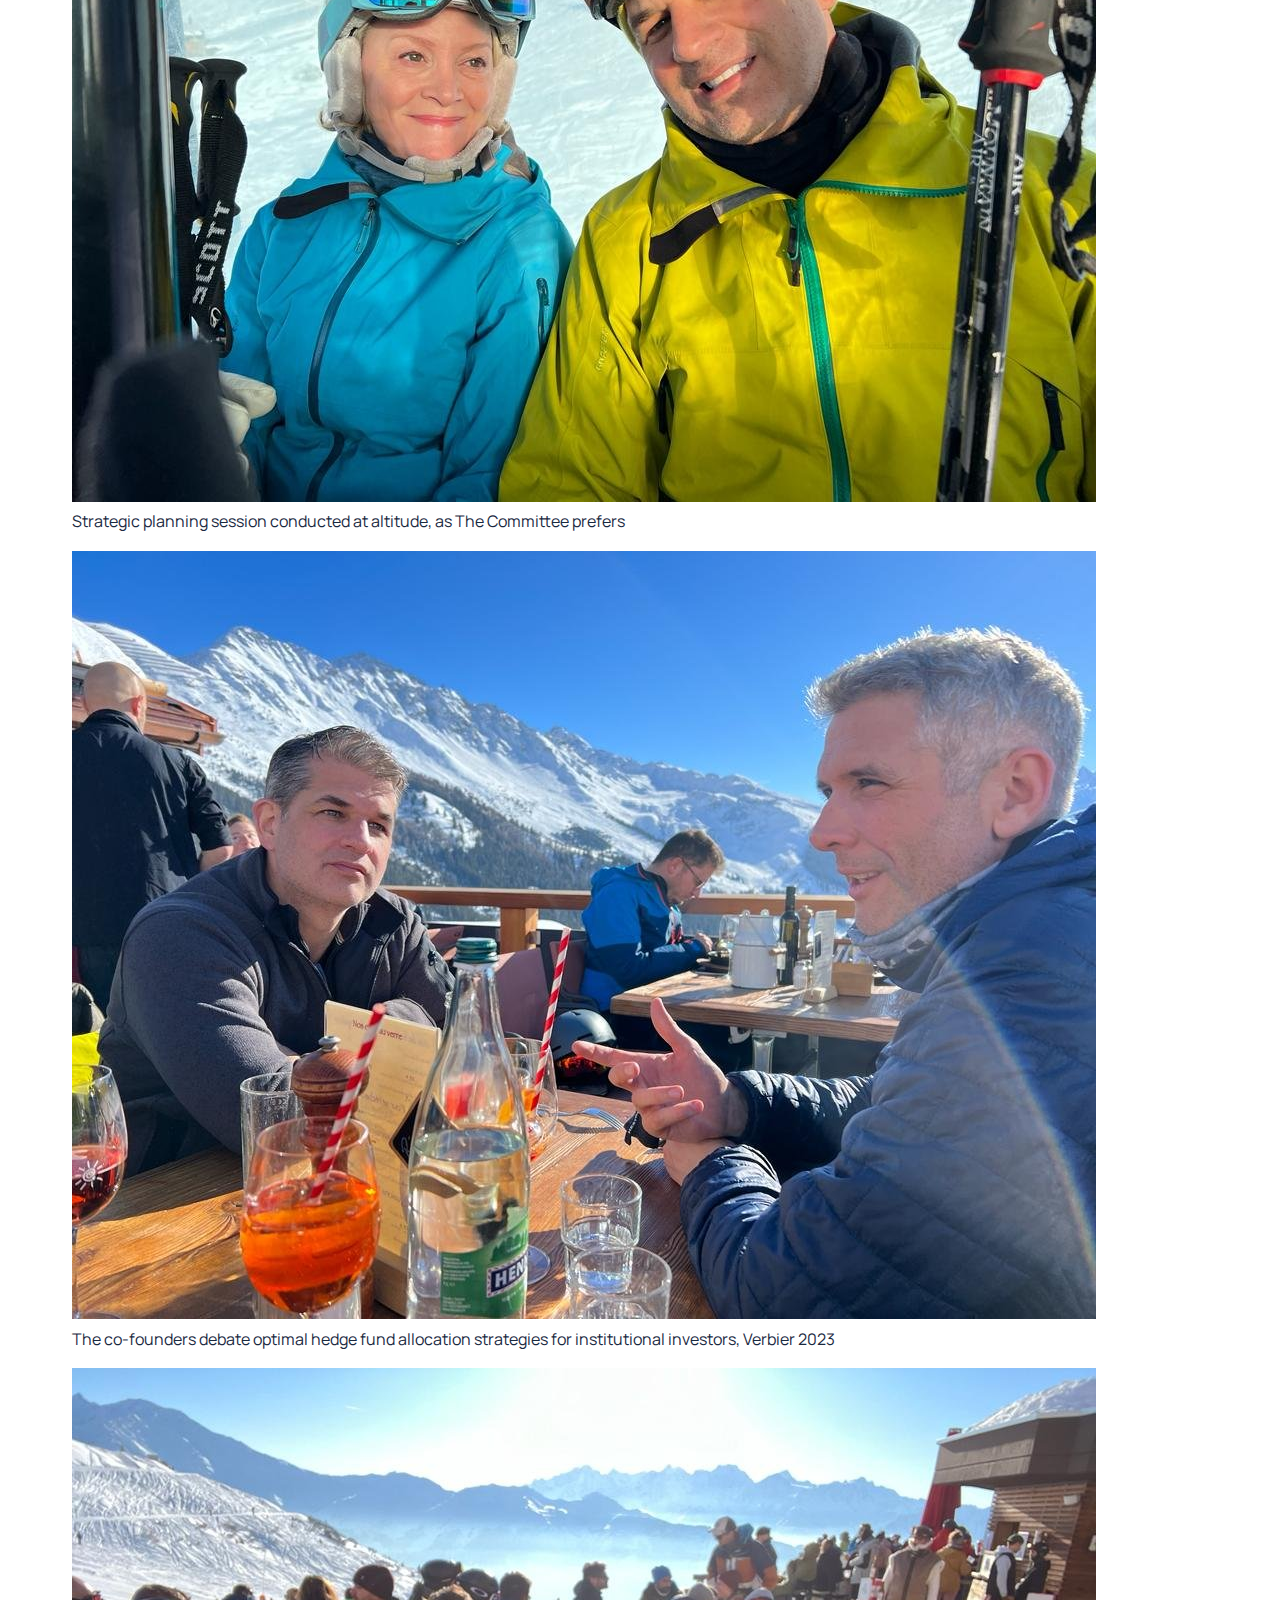
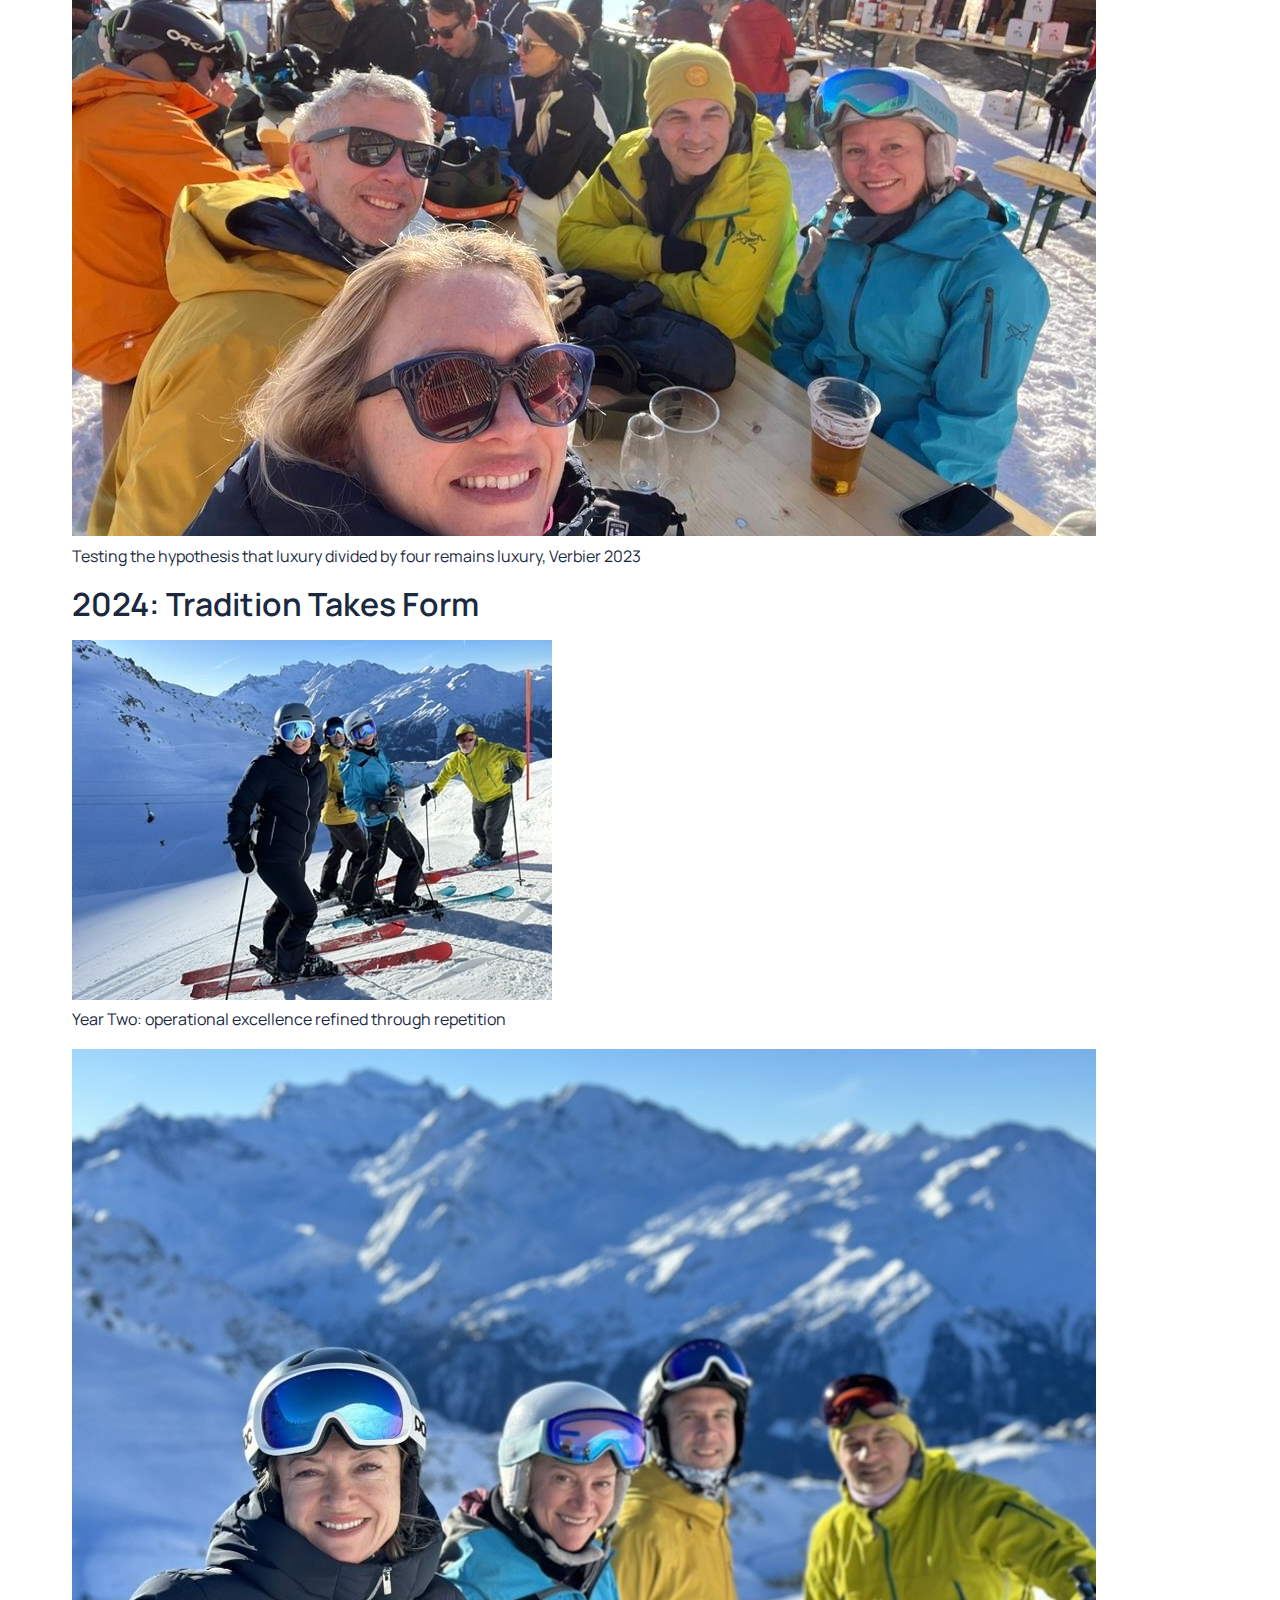
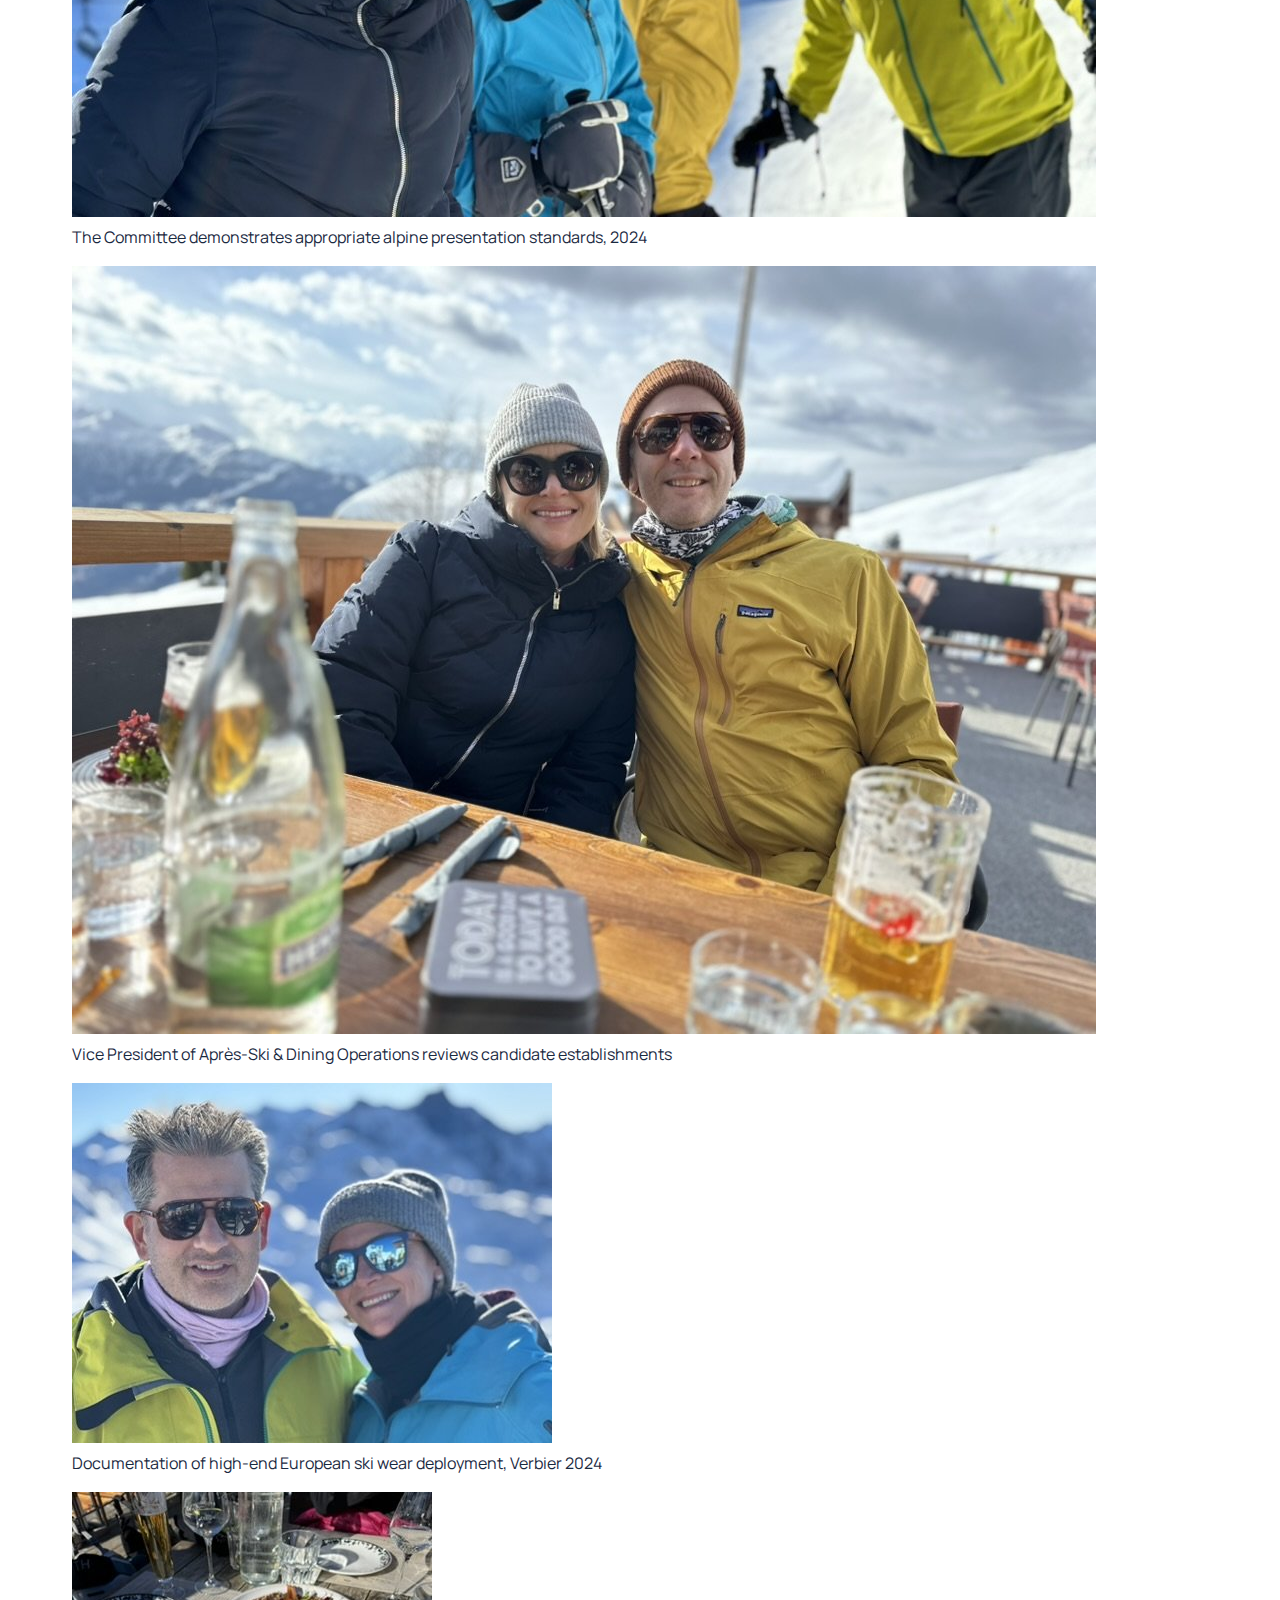
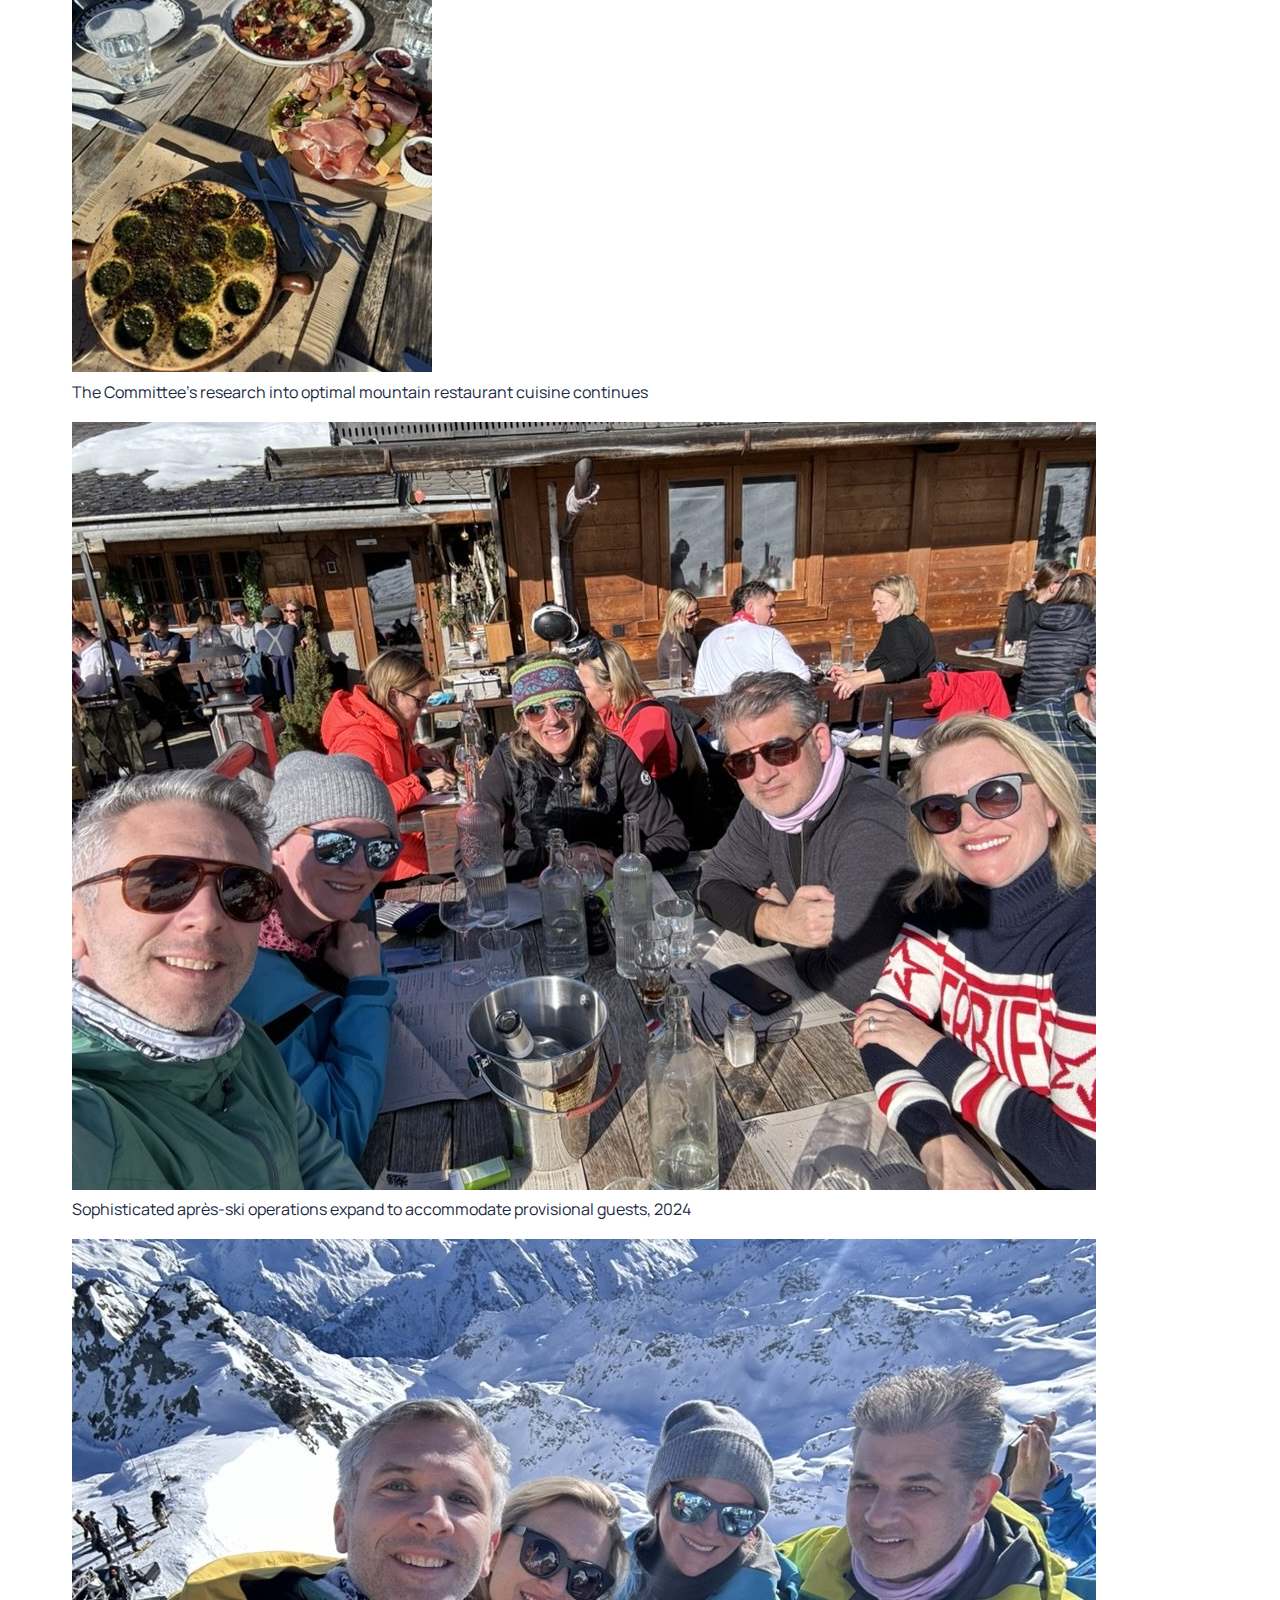
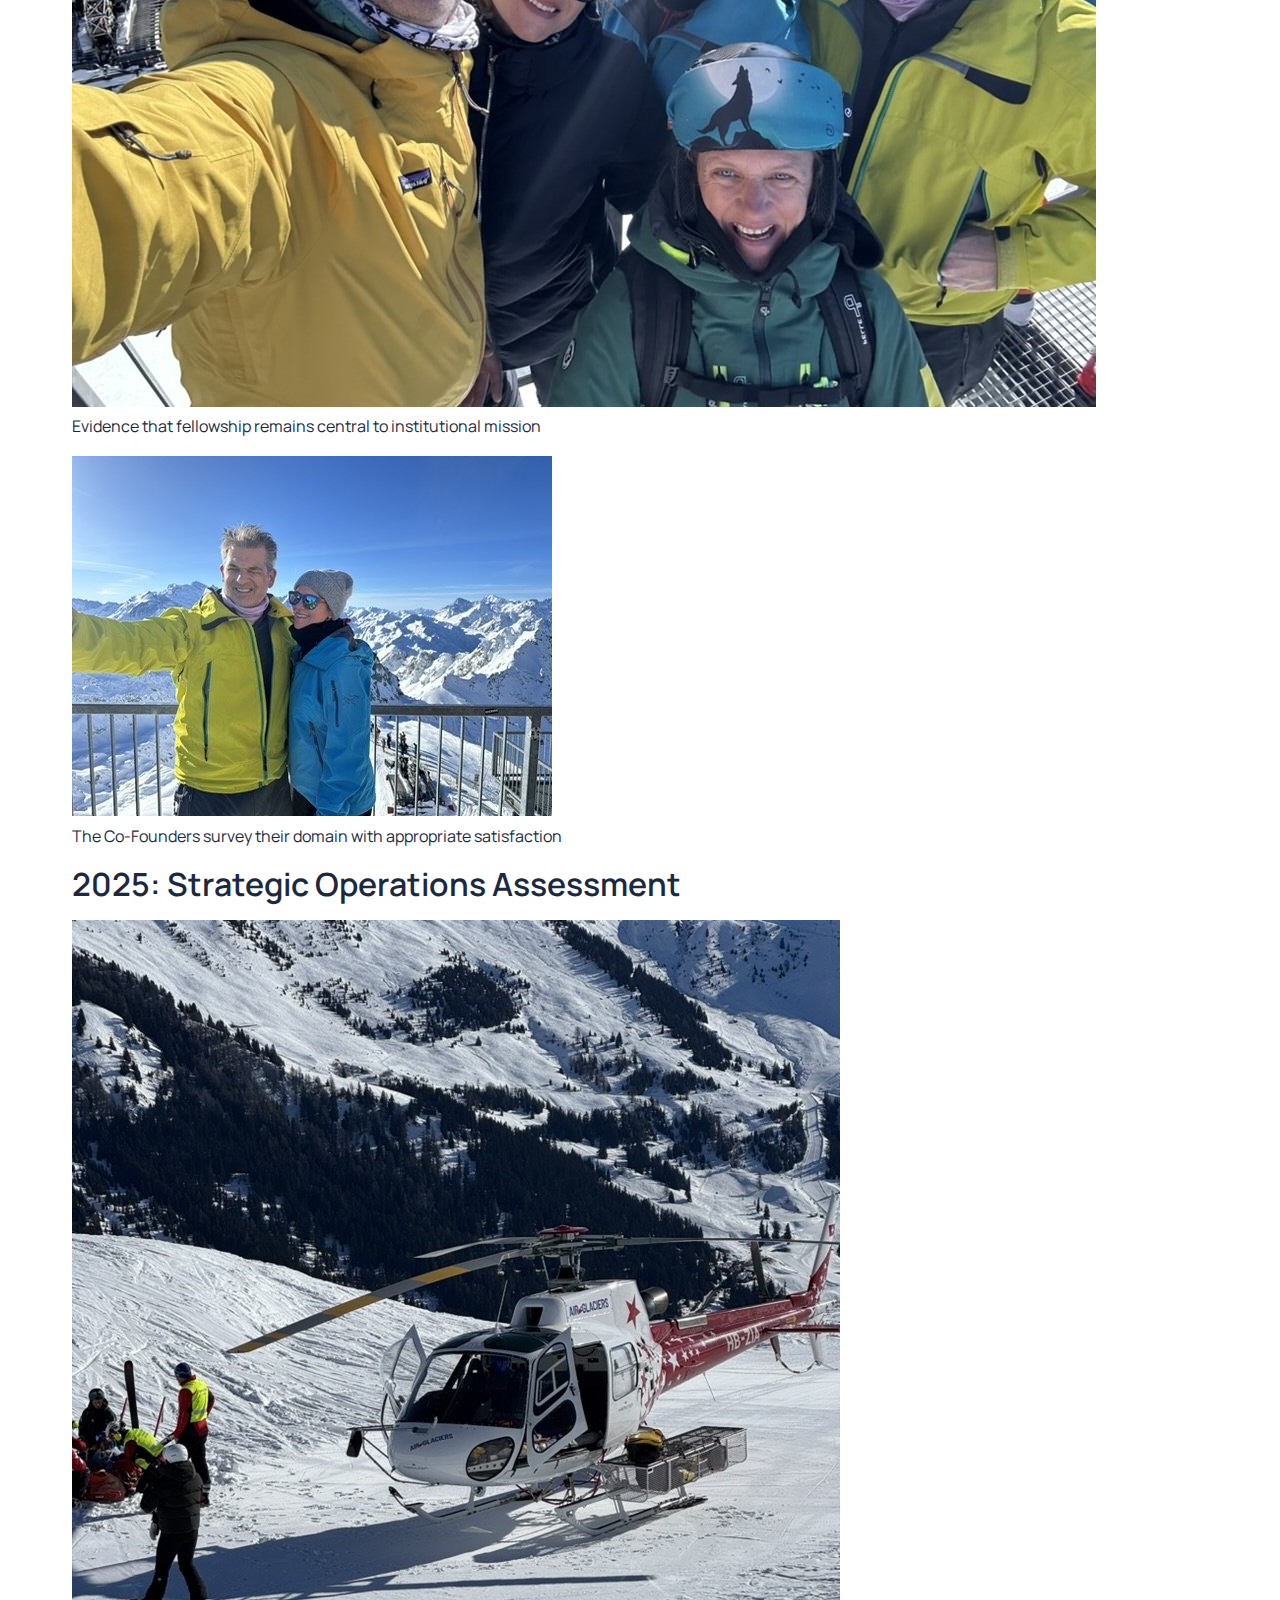
<file: story.html>
<!DOCTYPE html>
<html lang="en">
<head>
    <meta charset="UTF-8">
    <meta name="viewport" content="width=device-width, initial-scale=1.0">
    <title>Our Story - TeamExtreme</title>
    <link rel="stylesheet" href="styles.css">
    <link rel="stylesheet" href="members.css">
    <link rel="preconnect" href="https://fonts.googleapis.com">
    <link rel="preconnect" href="https://fonts.gstatic.com" crossorigin>
    <link href="https://fonts.googleapis.com/css2?family=Manrope:wght@300;400;600;700;800&display=swap" rel="stylesheet">
</head>
<body>
    <!-- Navigation -->
    <nav class="main-nav">
        <div class="nav-container">
            <a href="index.html" class="logo">
                <svg width="40" height="40" viewBox="0 0 100 100" fill="none" xmlns="http://www.w3.org/2000/svg">
                    <path d="M20 35L45 55L20 75" stroke="#1a293f" stroke-width="8" stroke-linecap="round" stroke-linejoin="round"/>
                    <path d="M80 35L55 55L80 75" stroke="#1a293f" stroke-width="8" stroke-linecap="round" stroke-linejoin="round"/>
                </svg>
                <span>TeamExtreme</span>
            </a>
            
            <button class="mobile-menu-toggle" aria-label="Toggle menu">
                <span></span>
                <span></span>
                <span></span>
            </button>
            
            <ul class="nav-links">
                <li><a href="index.html">Home</a></li>
                <li><a href="story.html" class="active">Our Story</a></li>
                <li class="dropdown">
                    <a href="#" class="dropdown-toggle">Annual Editions</a>
                    <ul class="dropdown-menu">
                        <li><a href="verbier-2023.html">Verbier 2023</a></li>
                        <li><a href="verbier-2024.html">Verbier 2024</a></li>
                        <li><a href="verbier-2025.html">Verbier 2025</a></li>
                        <li><a href="sun-valley-2026.html">Sun Valley 2026</a></li>
                    </ul>
                </li>
                <li><a href="members.html">Members</a></li>
                <li><a href="membership.html">Membership</a></li>
            </ul>
        </div>
    </nav>

    <!-- Page Header -->
    <section class="page-header">
        <div class="container">
            <h1>Our Story</h1>
            <p class="page-subtitle">How a casual ski trip evolved into an annual tradition of sophistication and adventure</p>
        </div>
    </section>

    <!-- Story Content -->
    <section class="members-section">
        <div class="container">
            <div class="story-content" style="max-width: 800px; margin: 0 auto;">
                
                <h2>The Beginning</h2>
                <p class="lead">Every distinguished institution has its origin story. TeamExtreme's begins not in the mountains, but in an office: specifically, during those extended lunch breaks when Mark and Bryan, ostensibly discussing quarterly projections and bonus pools, found themselves daydreaming about time alone in the Alps, creating an exclusive club dedicated to the finest things in life.</p>
                
                <p>What started as idle speculation about escaping to the mountains evolved into detailed philosophical discussions about the proper cultivation of sophisticated leisure. They envisioned not just a ski trip, but a complete alpine experience: tailored good food and wine, a penchant for luxury hotels, and most importantly, the opportunity to pretend to be billionaires for a week each year without the inconvenient overhead of actually becoming billionaires.</p>

                <p>By the time they'd convinced their wives: Elsie and Christy: that this wasn't just another expensive hobby but rather an essential investment in friendship and refined living, the foundation of TeamExtreme had been laid. The decision was unanimous: this would be an institution, complete with organizational structure, membership protocols, and an unhealthy fixation on venison preparation techniques.</p>

                <h2>The Verbier Revelation</h2>
                <p>The selection of Verbier as our inaugural destination was not made lightly. After rigorous analysis involving approximately forty-seven emails and one particularly intense group discussion, we determined that Verbier possessed the precise combination of attributes we required: a rich, casual approach to luxury that doesn't demand attention yet commands respect; sophisticated dining that takes cheese and Rösti as seriously as we do; and extreme skiing terrain that plays directly to our strengths (or at least our aspirational self-image).</p>
                
                <p>Verbier offered what we sought: the kind of elegant alpine environment where one could spend three hours debating the merits of various venison preparations without drawing concerned looks from other diners. It was perfect.</p>

                <h2>The First Gathering: Verbier 2023</h2>
                <p>Our inaugural expedition to Verbier established many of the traditions that now define TeamExtreme. Within the first forty-eight hours, we had already conducted extensive research on every restaurant within a twenty-kilometer radius, developed strong opinions about the optimal timing for après-ski activities (a debate that continues to this day), and discovered that our collective obsession with Swiss Rösti was not, as we had feared, unusual, but rather a sign of refined taste.</p>
                
                <p>It was during this first trip that the true nature of TeamExtreme crystallized. We weren't just friends on vacation: we were practitioners of a philosophy that demanded both athletic excellence and culinary sophistication, the ability to ski double black diamonds in the morning and discuss the nuances of aged Gruyère over dinner that same evening.</p>

                <h2>Evolution of the Fellowship</h2>
                <p>Following the success of Verbier 2023, the organization has grown in complexity and ambition. What began with four members has expanded to include Erik and Laura Greupner as Member Elects: a probationary status that allows them to participate fully while maintaining the appropriate sense of exclusivity that any distinguished club requires.</p>

                <p>Each annual gathering has added layers to our collective experience: new restaurant discoveries, refined equipment preferences, and an ever-expanding collection of stories that begin with "Remember when..." and end with general agreement that we should probably leave that part out of the official records.</p>

                <h2>The Philosophy</h2>
                <p>TeamExtreme operates on a fundamental principle that sophisticated leisure requires the same dedication as professional excellence. This philosophy manifests in several ways:</p>

                <div style="margin: 2rem 0; padding: 2rem; background-color: var(--cloud); border-radius: 8px;">
                    <ul style="list-style: none; padding: 0;">
                        <li style="padding: 0.75rem 0; color: var(--graphite); line-height: 1.8;">
                            <strong style="color: var(--navy);">Venison as a Core Value</strong> - The proper preparation and consumption of venison is not merely a culinary preference but a philosophical stance on alpine dining excellence.
                        </li>
                        <li style="padding: 0.75rem 0; color: var(--graphite); line-height: 1.8;">
                            <strong style="color: var(--navy);">The Cheese Imperative</strong> - We maintain that a ski trip without extensive cheese consumption is not a ski trip worth taking.
                        </li>
                        <li style="padding: 0.75rem 0; color: var(--graphite); line-height: 1.8;">
                            <strong style="color: var(--navy);">Rösti Orthodoxy</strong> - Swiss Rösti represents the pinnacle of alpine cuisine, and we will debate its optimal preparation with anyone, anywhere, at any time.
                        </li>
                        <li style="padding: 0.75rem 0; color: var(--graphite); line-height: 1.8;">
                            <strong style="color: var(--navy);">Billionaire Cosplay</strong> - We embrace luxury accommodations and sophisticated dining not because we must, but because temporarily pretending to be billionaires is both amusing and surprisingly attainable when the expense is shared across the membership base.
                        </li>
                        <li style="padding: 0.75rem 0; color: var(--graphite); line-height: 1.8;">
                            <strong style="color: var(--navy);">Extreme Skiing Standards</strong> - The "Extreme" in TeamExtreme is not ironic. We maintain genuinely ambitious skiing standards, even if we approach them with self-aware humor.
                        </li>
                    </ul>
                </div>

                <h2>The Name</h2>
                <p>The name "TeamExtreme" was selected through a process we diplomatically describe as "organic consensus" - that is Bryan decided for us. Some might say it perfectly captures our commitment to both skiing excellence and taking ourselves just seriously enough. Others might point out that it sounds vaguely like a 1990s energy drink marketing campaign.</p>
                
                <p>Both interpretations are correct. The truth, as with most things in TeamExtreme, lies somewhere in the overlap of genuine alpine ambition and self-aware absurdity. We are extreme in our dedication to friendship, to excellence, and to maintaining the kind of sophisticated mountain lifestyle that would make nineteenth-century alpine club founders nod with approval (while simultaneously wondering why we're documenting everything on our phones).</p>

                <h2>Looking Forward</h2>
                <p>As we prepare for Sun Valley 2026: our first American expedition: we carry forward the traditions established in Verbier while approaching new terrain with characteristic enthusiasm. The transition from Swiss to American alpine culture will require some adjustments, but the core philosophy remains unchanged: pursue excellence on the mountain, sophistication in the evening, and maintain enough self-awareness to find humor in taking a friends' ski trip this seriously.</p>

                <p>We continue to embrace what one might call "aspirational living": not in the sense of aspiring to be different people, but in aspiring to experience the finest things in life with the people we value most. If that requires organizational charts, membership protocols, and extensive email discussions about optimal restaurant selections, so be it.</p>

                <p style="font-style: italic; color: var(--graphite); text-align: center; margin-top: 3rem; font-size: 1.125rem;">
                    "Unite in Adventure, Elevate in Elegance"
                </p>

            </div>
        </div>
    </section>

    <!-- Timeline (Optional - you can customize this) -->
    <section class="trip-highlights-section">
        <div class="container">
            <h2>Our Journey</h2>
            <div class="highlights-grid">
                <div class="highlight-card">
                    <h3>📅 2022</h3>
                    <p><strong>The Idea</strong><br>First conversations about organizing an annual ski trip</p>
                </div>
                <div class="highlight-card">
                    <h3>⛷️ 2023</h3>
                    <p><strong>Verbier Inauguration</strong><br>First official TeamExtreme trip to the Swiss Alps</p>
                </div>
                <div class="highlight-card">
                    <h3>🎿 2024</h3>
                    <p><strong>Return to Verbier</strong><br>Refined our approach, established traditions</p>
                </div>
                <div class="highlight-card">
                    <h3>🏔️ 2025</h3>
                    <p><strong>Swiss Finale</strong><br>Third and final Verbier expedition</p>
                </div>
                <div class="highlight-card">
                    <h3>🇺🇸 2026</h3>
                    <p><strong>American Chapter</strong><br>Taking TeamExtreme to Sun Valley, Idaho</p>
                </div>
                <div class="highlight-card">
                    <h3>✨ Beyond</h3>
                    <p><strong>The Future</strong><br>New mountains, new memories, same team</p>
                </div>
            </div>
        </div>
    </section>

    <!-- Photo Gallery -->
    <section class="gallery-section">
        <div class="container">
            <h2 class="section-title">The Early Years: 2023-2025</h2>
            <p class="section-subtitle">A visual record of sophisticated whimsy in the Swiss Alps</p>
            
            <!-- 2023 Gallery -->
            <div class="year-section">
                <h3 class="year-title">2023: The Inaugural Expedition</h3>
                <div class="photo-grid">
                    <div class="photo-item">
                        <img src="images/gallery/2023/2023-01-observation-deck.jpg" alt="TeamExtreme 2023">
                        <p class="photo-caption">Verbier 2023: The inaugural expedition</p>
                    </div>
                    <div class="photo-item">
                        <img src="images/gallery/2023/2023-02-geneva-airport.jpg" alt="Geneva Airport 2023">
                        <p class="photo-caption">Geneva Airport, 2023: Early evidence of commitment to alpine aesthetics</p>
                    </div>
                    <div class="photo-item">
                        <img src="images/gallery/2023/2023-03-restaurant-dinner.jpg" alt="Restaurant Dinner 2023">
                        <p class="photo-caption">The Committee convenes to discuss whether après-ski begins at 3pm or 4pm, 2023</p>
                    </div>
                    <div class="photo-item">
                        <img src="images/gallery/2023/2023-04-verbier-letters.jpg" alt="Verbier 2023">
                        <p class="photo-caption">Establishing the geographic coordinates of sophisticated whimsy</p>
                    </div>
                    <div class="photo-item">
                        <img src="images/gallery/2023/2023-05-gondola.jpg" alt="Gondola 2023">
                        <p class="photo-caption">Strategic planning session conducted at altitude, as The Committee prefers</p>
                    </div>
                    <div class="photo-item">
                        <img src="images/gallery/2023/2023-06-hedge-funds.jpg" alt="Mountain Restaurant 2023">
                        <p class="photo-caption">The co-founders debate optimal hedge fund allocation strategies for institutional investors, Verbier 2023</p>
                    </div>
                    <div class="photo-item">
                        <img src="images/gallery/2023/2023-07-mountain-lodge.jpg" alt="Mountain Lodge 2023">
                        <p class="photo-caption">Testing the hypothesis that luxury divided by four remains luxury, Verbier 2023</p>
                    </div>
                </div>
            </div>

            <!-- 2024 Gallery -->
            <div class="year-section">
                <h3 class="year-title">2024: Tradition Takes Form</h3>
                <div class="photo-grid">
                    <div class="photo-item">
                        <img src="images/gallery/2024/2024-01-slopes-action.jpg" alt="Slopes 2024">
                        <p class="photo-caption">Year Two: operational excellence refined through repetition</p>
                    </div>
                    <div class="photo-item">
                        <img src="images/gallery/2024/2024-02-mountain-group.jpg" alt="Group Shot 2024">
                        <p class="photo-caption">The Committee demonstrates appropriate alpine presentation standards, 2024</p>
                    </div>
                    <div class="photo-item">
                        <img src="images/gallery/2024/2024-03-mountain-restaurant.jpg" alt="Mountain Restaurant 2024">
                        <p class="photo-caption">Vice President of Après-Ski & Dining Operations reviews candidate establishments</p>
                    </div>
                    <div class="photo-item">
                        <img src="images/gallery/2024/2024-04-couple-selfie.jpg" alt="Mountain Selfie 2024">
                        <p class="photo-caption">Documentation of high-end European ski wear deployment, Verbier 2024</p>
                    </div>
                    <div class="photo-item">
                        <img src="images/gallery/2024/2024-05-food-spread.jpg" alt="Food Spread 2024">
                        <p class="photo-caption">The Committee's research into optimal mountain restaurant cuisine continues</p>
                    </div>
                    <div class="photo-item">
                        <img src="images/gallery/2024/2024-06-large-group.jpg" alt="Group Lodge 2024">
                        <p class="photo-caption">Sophisticated après-ski operations expand to accommodate provisional guests, 2024</p>
                    </div>
                    <div class="photo-item">
                        <img src="images/gallery/2024/2024-07-group-selfie.jpg" alt="Group Selfie 2024">
                        <p class="photo-caption">Evidence that fellowship remains central to institutional mission</p>
                    </div>
                    <div class="photo-item">
                        <img src="images/gallery/2024/2024-08-observation-deck.jpg" alt="Observation Deck 2024">
                        <p class="photo-caption">The Co-Founders survey their domain with appropriate satisfaction</p>
                    </div>
                </div>
            </div>

            <!-- 2025 Gallery -->
            <div class="year-section">
                <h3 class="year-title">2025: Strategic Operations Assessment</h3>
                <div class="photo-grid">
                    <div class="photo-item">
                        <img src="images/gallery/2025/2025-01-helicopter-slopes.jpg" alt="Helicopter 2025">
                        <p class="photo-caption">Verbier 2025: The Committee exercises its helicopter evacuation protocols</p>
                    </div>
                    <div class="photo-item">
                        <img src="images/gallery/2025/2025-02-hospital.jpg" alt="Medical Facility 2025">
                        <p class="photo-caption">Vice President of Slope Operations demonstrates commitment to appropriate transportation selection, 2025</p>
                    </div>
                    <div class="photo-item">
                        <img src="images/gallery/2025/2025-03-rescue-sled.jpg" alt="Rescue Operations 2025">
                        <p class="photo-caption">Strategic decision-making in action, as referenced in operational guidelines</p>
                    </div>
                    <div class="photo-item">
                        <img src="images/gallery/2025/2025-04-helicopter-loading.jpg" alt="Helicopter Loading 2025">
                        <p class="photo-caption">Evidence that resilience includes knowing when to accept Air Glaciers' hospitality</p>
                    </div>
                    <div class="photo-item">
                        <img src="images/gallery/2025/2025-05-skiing-duo.jpg" alt="Skiing 2025">
                        <p class="photo-caption">Operations continue with appropriate dedication despite logistical challenges</p>
                    </div>
                    <div class="photo-item">
                        <img src="images/gallery/2025/2025-06-lodge-recovery.jpg" alt="Lodge Recovery 2025">
                        <p class="photo-caption">The Committee convenes post-incident debrief in luxury accommodation, 2025</p>
                    </div>
                </div>
            </div>
        </div>
    </section>

    <!-- Footer -->
    <footer class="main-footer">
        <div class="container">
            <div class="footer-content">
                <div class="footer-brand">
                    <svg width="32" height="32" viewBox="0 0 100 100" fill="none" xmlns="http://www.w3.org/2000/svg">
                        <path d="M20 35L45 55L20 75" stroke="#ffffff" stroke-width="8" stroke-linecap="round" stroke-linejoin="round"/>
                        <path d="M80 35L55 55L80 75" stroke="#ffffff" stroke-width="8" stroke-linecap="round" stroke-linejoin="round"/>
                    </svg>
                    <span>TeamExtreme</span>
                </div>
                <div class="footer-links">
                    <a href="story.html">Our Story</a>
                    <a href="members.html">Members</a>
                    <a href="membership.html">Membership</a>
                </div>
                <div class="footer-copyright">
                    <p>© 2025 TeamExtreme. All rights reserved.</p>
                    <p class="footer-tagline">Unite in Adventure, Elevate in Elegance</p>
                </div>
            </div>
        </div>
    </footer>

    <script src="script.js"></script>
</body>
</html>
</file>
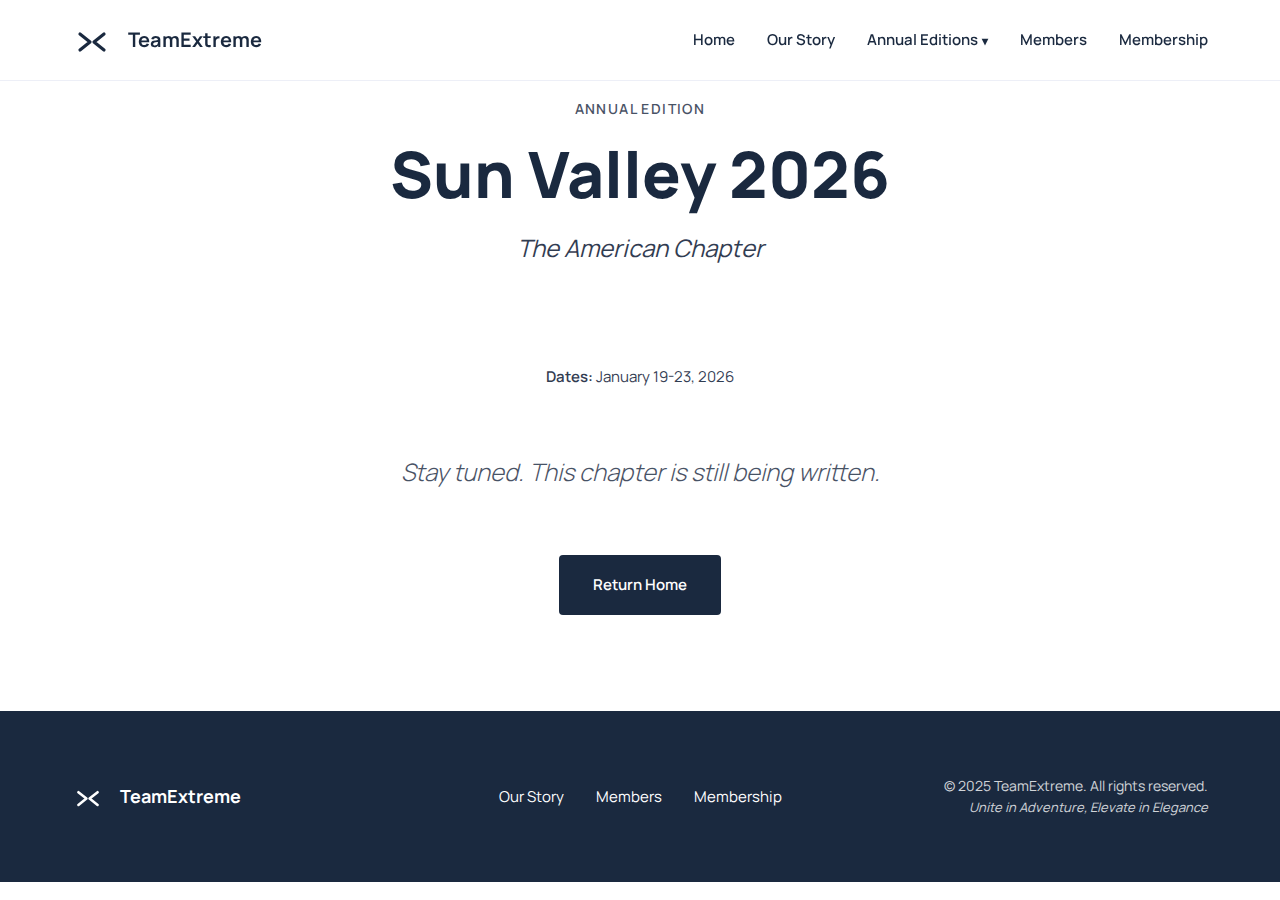
<file: sun-valley-2026.html>
<!DOCTYPE html>
<html lang="en">
<head>
    <meta charset="UTF-8">
    <meta name="viewport" content="width=device-width, initial-scale=1.0">
    <title>Sun Valley 2026 - TeamExtreme</title>
    <link rel="stylesheet" href="styles.css">
    <link rel="stylesheet" href="gallery.css">
    <link rel="preconnect" href="https://fonts.googleapis.com">
    <link rel="preconnect" href="https://fonts.gstatic.com" crossorigin>
    <link href="https://fonts.googleapis.com/css2?family=Manrope:wght@300;400;600;700;800&display=swap" rel="stylesheet">
</head>
<body>
    <!-- Navigation -->
    <nav class="main-nav">
        <div class="nav-container">
            <a href="index.html" class="logo">
                <svg width="40" height="40" viewBox="0 0 100 100" fill="none" xmlns="http://www.w3.org/2000/svg">
                    <path d="M20 35L45 55L20 75" stroke="#1a293f" stroke-width="8" stroke-linecap="round" stroke-linejoin="round"/>
                    <path d="M80 35L55 55L80 75" stroke="#1a293f" stroke-width="8" stroke-linecap="round" stroke-linejoin="round"/>
                </svg>
                <span>TeamExtreme</span>
            </a>
            
            <button class="mobile-menu-toggle" aria-label="Toggle menu">
                <span></span>
                <span></span>
                <span></span>
            </button>
            
            <ul class="nav-links">
                <li><a href="index.html">Home</a></li>
                <li><a href="story.html">Our Story</a></li>
                <li class="dropdown">
                    <a href="#" class="dropdown-toggle">Annual Editions</a>
                    <ul class="dropdown-menu">
                        <li><a href="verbier-2023.html">Verbier 2023</a></li>
                        <li><a href="verbier-2024.html">Verbier 2024</a></li>
                        <li><a href="verbier-2025.html">Verbier 2025</a></li>
                        <li><a href="sun-valley-2026.html" class="active">Sun Valley 2026</a></li>
                    </ul>
                </li>
                <li><a href="members.html">Members</a></li>
                <li><a href="membership.html">Membership</a></li>
            </ul>
        </div>
    </nav>

    <!-- Coming Soon Section -->
    <section class="coming-soon-section">
        <div class="container">
            <div class="coming-soon-content">
                <span class="edition-label">Annual Edition</span>
                <h1>Sun Valley 2026</h1>
                <p class="edition-subtitle">The American Chapter</p>
                <div class="edition-details" style="justify-content: center; margin: var(--spacing-md) 0;">
                    <span class="detail-item">
                        <strong>Dates:</strong> January 19-23, 2026
                    </span>
                </div>
                <p class="coming-soon-message">Stay tuned. This chapter is still being written.</p>
                <a href="index.html" class="btn btn-primary">Return Home</a>
            </div>
        </div>
    </section>

    <!-- Footer -->
    <footer class="main-footer">
        <div class="container">
            <div class="footer-content">
                <div class="footer-brand">
                    <svg width="32" height="32" viewBox="0 0 100 100" fill="none" xmlns="http://www.w3.org/2000/svg">
                        <path d="M20 35L45 55L20 75" stroke="#ffffff" stroke-width="8" stroke-linecap="round" stroke-linejoin="round"/>
                        <path d="M80 35L55 55L80 75" stroke="#ffffff" stroke-width="8" stroke-linecap="round" stroke-linejoin="round"/>
                    </svg>
                    <span>TeamExtreme</span>
                </div>
                <div class="footer-links">
                    <a href="story.html">Our Story</a>
                    <a href="members.html">Members</a>
                    <a href="membership.html">Membership</a>
                </div>
                <div class="footer-copyright">
                    <p>© 2025 TeamExtreme. All rights reserved.</p>
                    <p class="footer-tagline">Unite in Adventure, Elevate in Elegance</p>
                </div>
            </div>
        </div>
    </footer>

    <script src="script.js"></script>
</body>
</html>
</file>
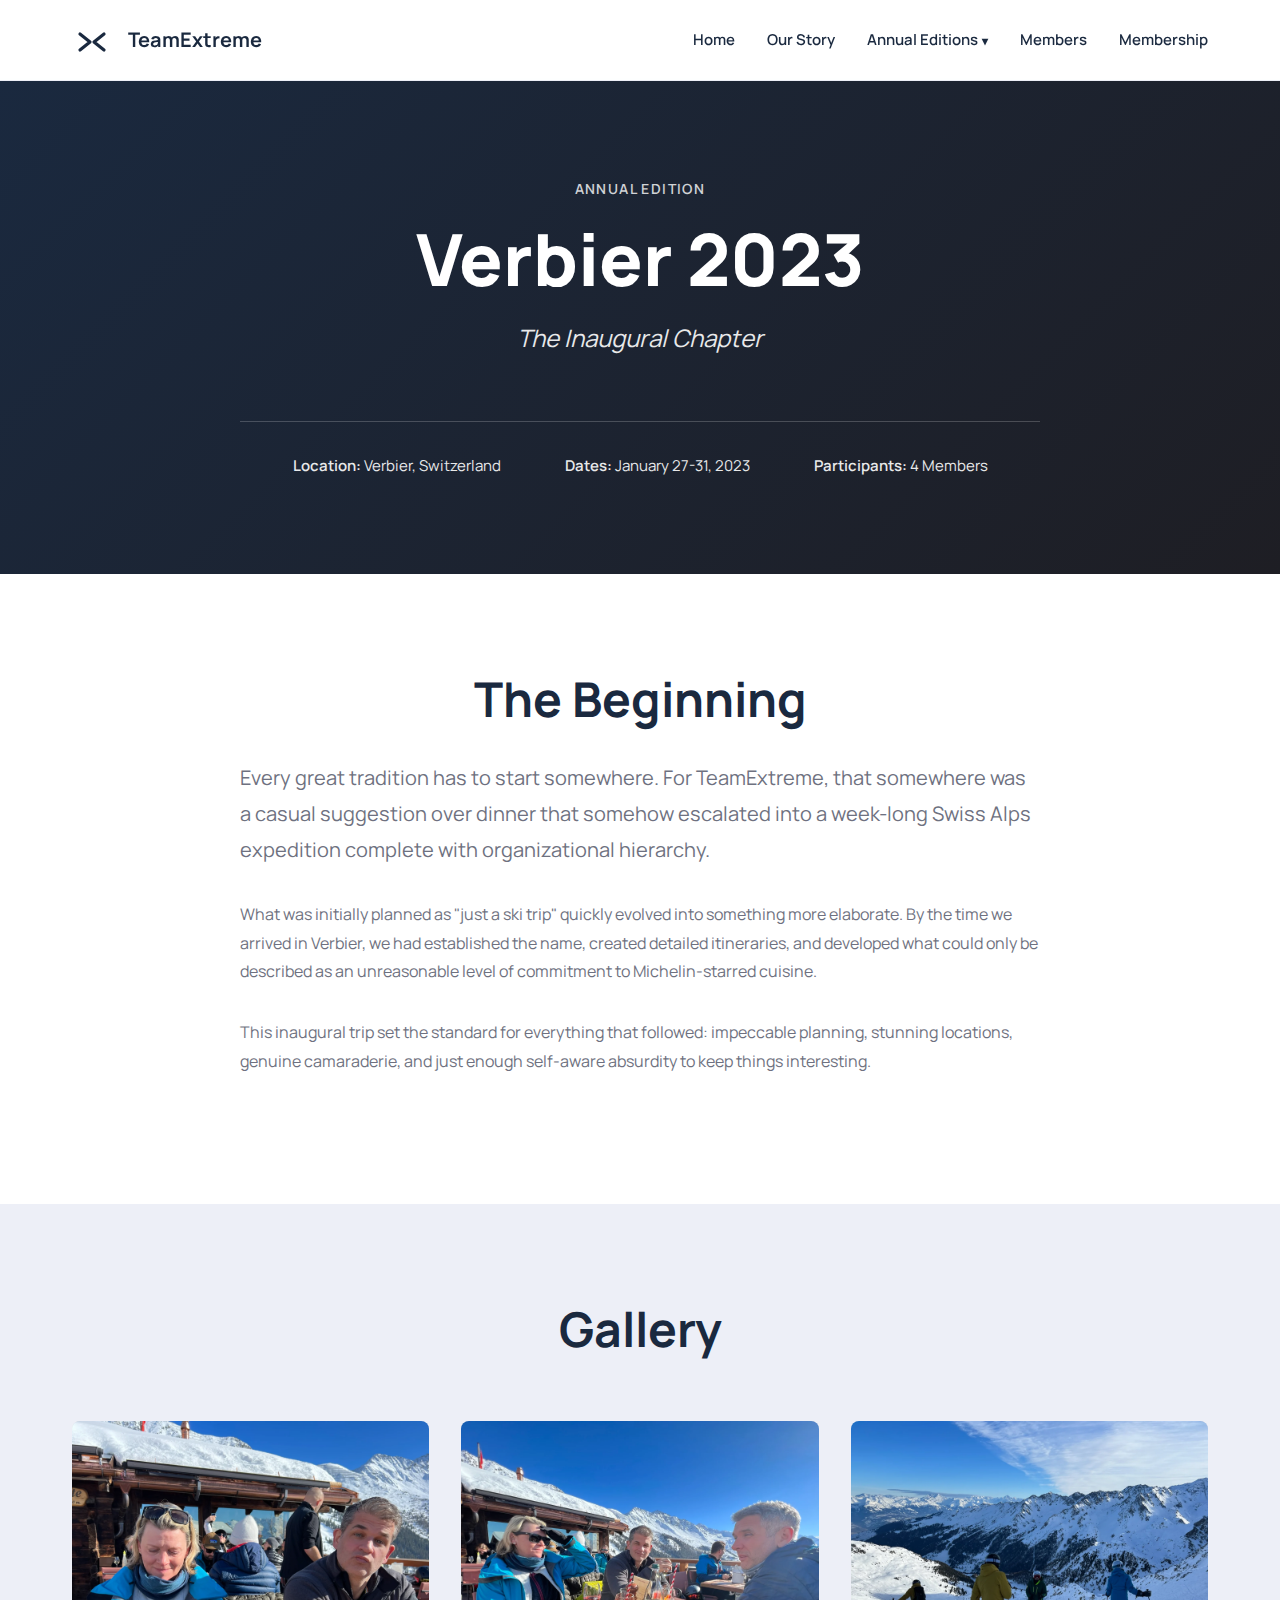
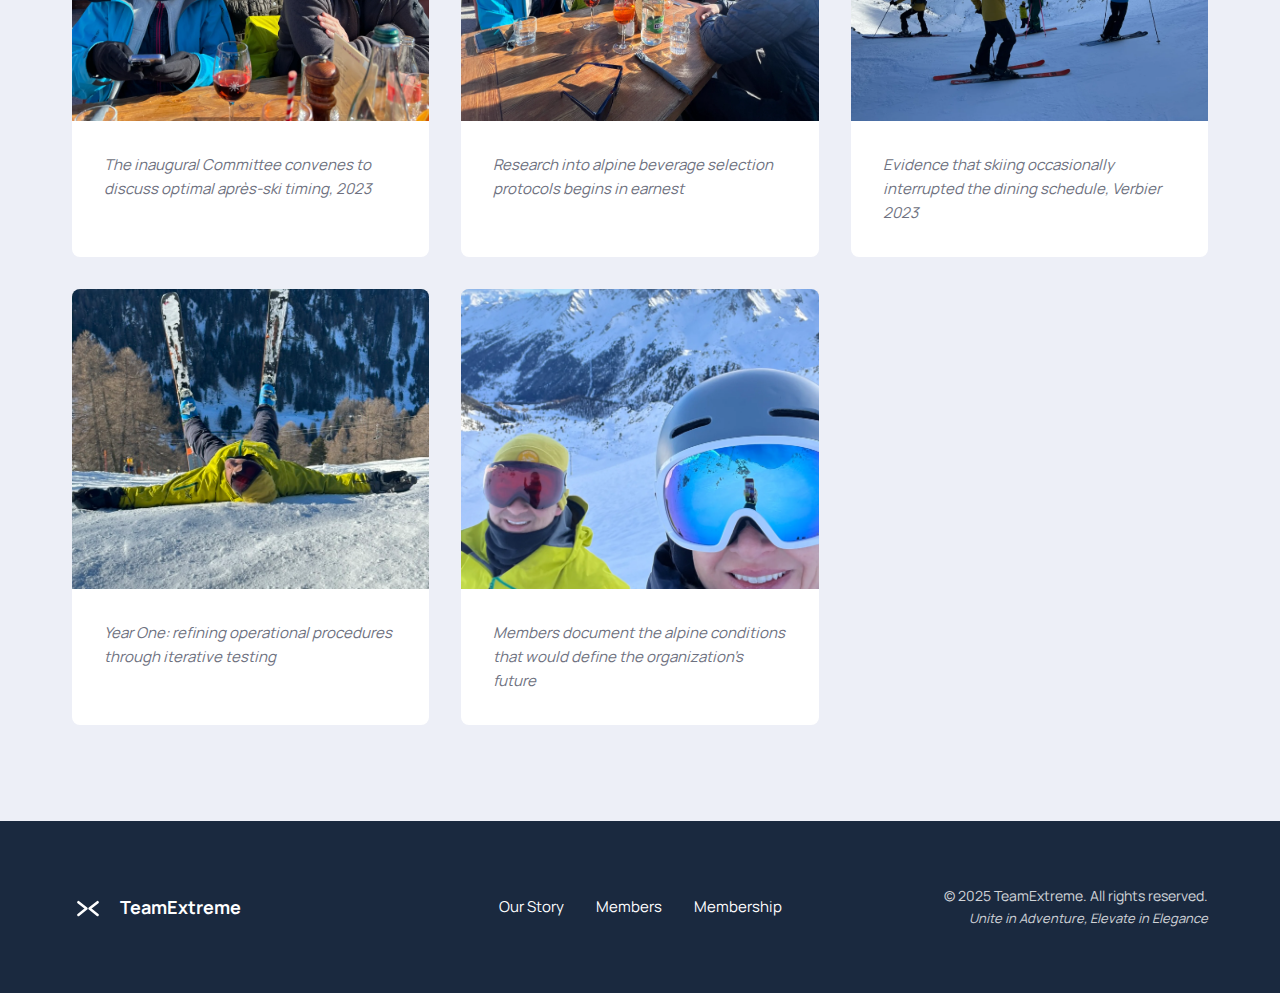
<file: verbier-2023.html>
<!DOCTYPE html>
<html lang="en">
<head>
    <meta charset="UTF-8">
    <meta name="viewport" content="width=device-width, initial-scale=1.0">
    <title>Verbier 2023 - TeamExtreme</title>
    <link rel="stylesheet" href="styles.css">
    <link rel="stylesheet" href="gallery.css">
    <link rel="preconnect" href="https://fonts.googleapis.com">
    <link rel="preconnect" href="https://fonts.gstatic.com" crossorigin>
    <link href="https://fonts.googleapis.com/css2?family=Manrope:wght@300;400;600;700;800&display=swap" rel="stylesheet">
</head>
<body>
    <!-- Navigation -->
    <nav class="main-nav">
        <div class="nav-container">
            <a href="index.html" class="logo">
                <svg width="40" height="40" viewBox="0 0 100 100" fill="none" xmlns="http://www.w3.org/2000/svg">
                    <path d="M20 35L45 55L20 75" stroke="#1a293f" stroke-width="8" stroke-linecap="round" stroke-linejoin="round"/>
                    <path d="M80 35L55 55L80 75" stroke="#1a293f" stroke-width="8" stroke-linecap="round" stroke-linejoin="round"/>
                </svg>
                <span>TeamExtreme</span>
            </a>
            
            <button class="mobile-menu-toggle" aria-label="Toggle menu">
                <span></span>
                <span></span>
                <span></span>
            </button>
            
            <ul class="nav-links">
                <li><a href="index.html">Home</a></li>
                <li><a href="story.html">Our Story</a></li>
                <li class="dropdown">
                    <a href="#" class="dropdown-toggle">Annual Editions</a>
                    <ul class="dropdown-menu">
                        <li><a href="verbier-2023.html" class="active">Verbier 2023</a></li>
                        <li><a href="verbier-2024.html">Verbier 2024</a></li>
                        <li><a href="verbier-2025.html">Verbier 2025</a></li>
                        <li><a href="sun-valley-2026.html">Sun Valley 2026</a></li>
                    </ul>
                </li>
                <li><a href="members.html">Members</a></li>
                <li><a href="membership.html">Membership</a></li>
            </ul>
        </div>
    </nav>

    <!-- Gallery Header -->
    <section class="gallery-header">
        <div class="container">
            <div class="header-content">
                <span class="edition-label">Annual Edition</span>
                <h1>Verbier 2023</h1>
                <p class="edition-subtitle">The Inaugural Chapter</p>
                <div class="edition-details">
                    <span class="detail-item">
                        <strong>Location:</strong> Verbier, Switzerland
                    </span>
                    <span class="detail-item">
                        <strong>Dates:</strong> January 27-31, 2023
                    </span>
                    <span class="detail-item">
                        <strong>Participants:</strong> 4 Members
                    </span>
                </div>
            </div>
        </div>
    </section>

    <!-- Story Section -->
    <section class="edition-story">
        <div class="container">
            <div class="story-content">
                <h2>The Beginning</h2>
                <p class="lead">Every great tradition has to start somewhere. For TeamExtreme, that somewhere was a casual suggestion over dinner that somehow escalated into a week-long Swiss Alps expedition complete with organizational hierarchy.</p>
                <p>What was initially planned as "just a ski trip" quickly evolved into something more elaborate. By the time we arrived in Verbier, we had established the name, created detailed itineraries, and developed what could only be described as an unreasonable level of commitment to Michelin-starred cuisine.</p>
                <p>This inaugural trip set the standard for everything that followed: impeccable planning, stunning locations, genuine camaraderie, and just enough self-aware absurdity to keep things interesting.</p>
            </div>
        </div>
    </section>

    <!-- Photo Gallery -->
    <section class="photo-gallery">
        <div class="container">
            <h2>Gallery</h2>
            
            <div class="gallery-grid">
                
                <!-- Photo 1 -->
                <div class="gallery-item">
                    <img src="images/gallery/verbier-2023/2023-01-mountain-lunch.jpg" alt="Mountain restaurant lunch" />
                    <p class="photo-caption">The inaugural Committee convenes to discuss optimal après-ski timing, 2023</p>
                </div>
                
                <!-- Photo 2 -->
                <div class="gallery-item">
                    <img src="images/gallery/verbier-2023/2023-02-apres-ski-trio.jpg" alt="Après-ski celebration" />
                    <p class="photo-caption">Research into alpine beverage selection protocols begins in earnest</p>
                </div>
                
                <!-- Photo 3 -->
                <div class="gallery-item">
                    <img src="images/gallery/verbier-2023/2023-03-mountain-vista.jpg" alt="Team on mountain slopes" />
                    <p class="photo-caption">Evidence that skiing occasionally interrupted the dining schedule, Verbier 2023</p>
                </div>
                
                <!-- Photo 4 -->
                <div class="gallery-item">
                    <img src="images/gallery/verbier-2023/2023-04-operational-excellence.jpg" alt="Advanced skiing techniques" />
                    <p class="photo-caption">Year One: refining operational procedures through iterative testing</p>
                </div>
                
                <!-- Photo 5 -->
                <div class="gallery-item">
                    <img src="images/gallery/verbier-2023/2023-05-summit-documentation.jpg" alt="Summit documentation" />
                    <p class="photo-caption">Members document the alpine conditions that would define the organization's future</p>
                </div>
                
            </div>
        </div>
    </section>

    <!-- Footer -->
    <footer class="main-footer">
        <div class="container">
            <div class="footer-content">
                <div class="footer-brand">
                    <svg width="32" height="32" viewBox="0 0 100 100" fill="none" xmlns="http://www.w3.org/2000/svg">
                        <path d="M20 35L45 55L20 75" stroke="#ffffff" stroke-width="8" stroke-linecap="round" stroke-linejoin="round"/>
                        <path d="M80 35L55 55L80 75" stroke="#ffffff" stroke-width="8" stroke-linecap="round" stroke-linejoin="round"/>
                    </svg>
                    <span>TeamExtreme</span>
                </div>
                <div class="footer-links">
                    <a href="story.html">Our Story</a>
                    <a href="members.html">Members</a>
                    <a href="membership.html">Membership</a>
                </div>
                <div class="footer-copyright">
                    <p>© 2025 TeamExtreme. All rights reserved.</p>
                    <p class="footer-tagline">Unite in Adventure, Elevate in Elegance</p>
                </div>
            </div>
        </div>
    </footer>

    <script src="script.js"></script>
</body>
</html>
</file>
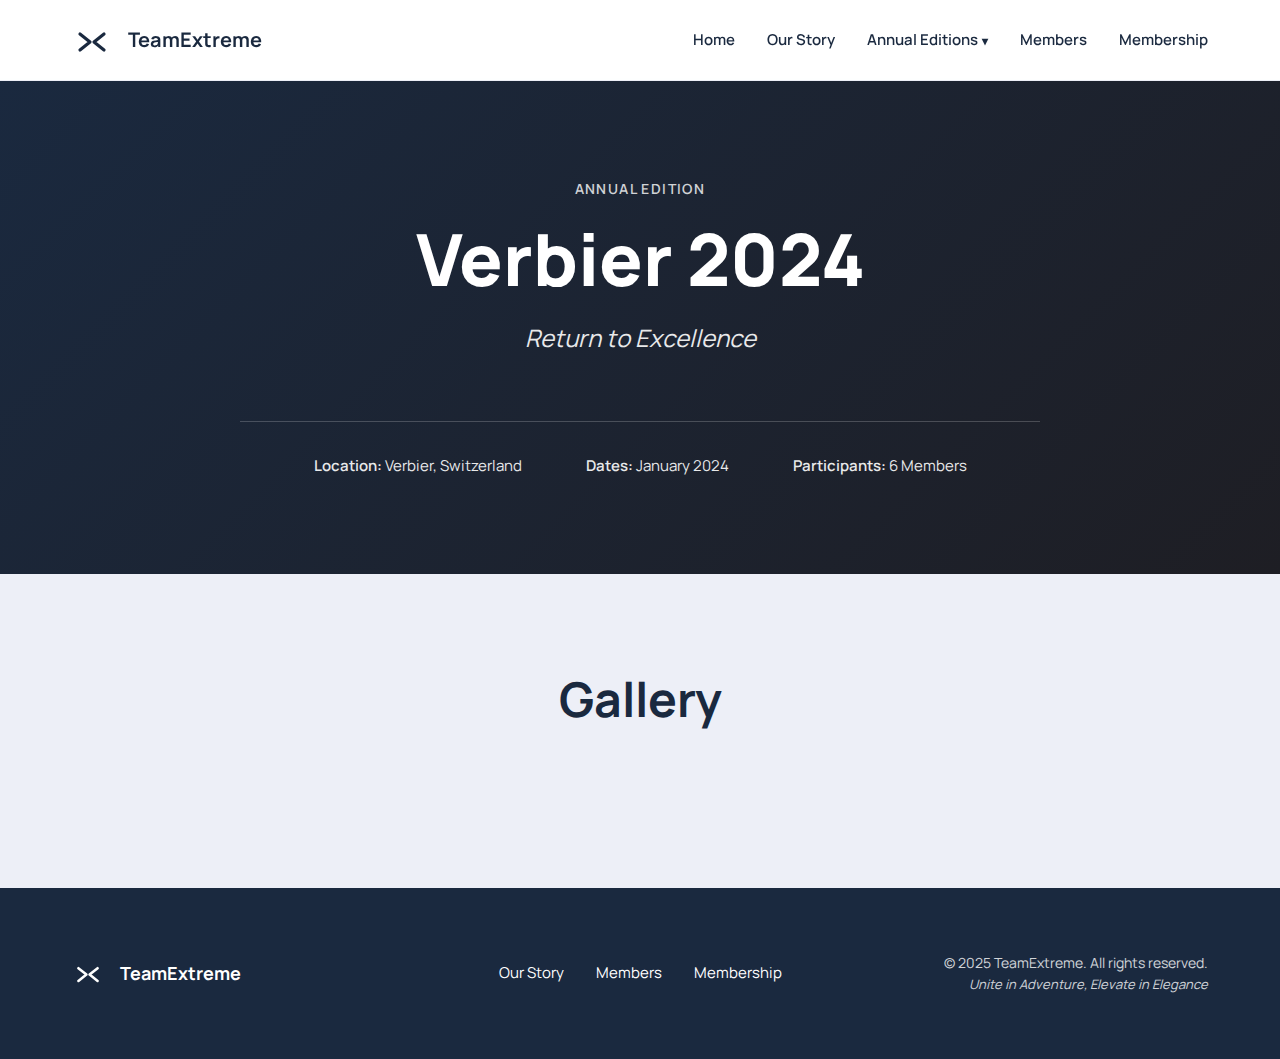
<file: verbier-2024.html>
<!DOCTYPE html>
<html lang="en">
<head>
    <meta charset="UTF-8">
    <meta name="viewport" content="width=device-width, initial-scale=1.0">
    <title>Verbier 2024 - TeamExtreme</title>
    <link rel="stylesheet" href="styles.css">
    <link rel="stylesheet" href="gallery.css">
    <link rel="preconnect" href="https://fonts.googleapis.com">
    <link rel="preconnect" href="https://fonts.gstatic.com" crossorigin>
    <link href="https://fonts.googleapis.com/css2?family=Manrope:wght@300;400;600;700;800&display=swap" rel="stylesheet">
</head>
<body>
    <!-- Navigation -->
    <nav class="main-nav">
        <div class="nav-container">
            <a href="index.html" class="logo">
                <svg width="40" height="40" viewBox="0 0 100 100" fill="none" xmlns="http://www.w3.org/2000/svg">
                    <path d="M20 35L45 55L20 75" stroke="#1a293f" stroke-width="8" stroke-linecap="round" stroke-linejoin="round"/>
                    <path d="M80 35L55 55L80 75" stroke="#1a293f" stroke-width="8" stroke-linecap="round" stroke-linejoin="round"/>
                </svg>
                <span>TeamExtreme</span>
            </a>
            
            <button class="mobile-menu-toggle" aria-label="Toggle menu">
                <span></span>
                <span></span>
                <span></span>
            </button>
            
            <ul class="nav-links">
                <li><a href="index.html">Home</a></li>
                <li><a href="story.html">Our Story</a></li>
                <li class="dropdown">
                    <a href="#" class="dropdown-toggle">Annual Editions</a>
                    <ul class="dropdown-menu">
                        <li><a href="verbier-2023.html">Verbier 2023</a></li>
                        <li><a href="verbier-2024.html" class="active">Verbier 2024</a></li>
                        <li><a href="verbier-2025.html">Verbier 2025</a></li>
                        <li><a href="sun-valley-2026.html">Sun Valley 2026</a></li>
                    </ul>
                </li>
                <li><a href="members.html">Members</a></li>
                <li><a href="membership.html">Membership</a></li>
            </ul>
        </div>
    </nav>

    <!-- Gallery Header -->
    <section class="gallery-header">
        <div class="container">
            <div class="header-content">
                <span class="edition-label">Annual Edition</span>
                <h1>Verbier 2024</h1>
                <p class="edition-subtitle">Return to Excellence</p>
                <div class="edition-details">
                    <span class="detail-item">
                        <strong>Location:</strong> Verbier, Switzerland
                    </span>
                    <span class="detail-item">
                        <strong>Dates:</strong> January 2024
                    </span>
                    <span class="detail-item">
                        <strong>Participants:</strong> 6 Members
                    </span>
                </div>
            </div>
        </div>
    </section>

    <!-- Photo Gallery -->
    <section class="photo-gallery">
        <div class="container">
            <h2>Gallery</h2>
            
            <div class="gallery-grid">
                
                <!-- ADD YOUR PHOTOS HERE
                
                Copy and paste this template for each photo:
                
                <div class="gallery-item">
                    <img src="images/verbier-2024/your-photo-name.jpg" alt="Photo description" />
                    <p class="photo-caption">Your caption here</p>
                </div>
                
                -->
                
            </div>
        </div>
    </section>

    <!-- Footer -->
    <footer class="main-footer">
        <div class="container">
            <div class="footer-content">
                <div class="footer-brand">
                    <svg width="32" height="32" viewBox="0 0 100 100" fill="none" xmlns="http://www.w3.org/2000/svg">
                        <path d="M20 35L45 55L20 75" stroke="#ffffff" stroke-width="8" stroke-linecap="round" stroke-linejoin="round"/>
                        <path d="M80 35L55 55L80 75" stroke="#ffffff" stroke-width="8" stroke-linecap="round" stroke-linejoin="round"/>
                    </svg>
                    <span>TeamExtreme</span>
                </div>
                <div class="footer-links">
                    <a href="story.html">Our Story</a>
                    <a href="members.html">Members</a>
                    <a href="membership.html">Membership</a>
                </div>
                <div class="footer-copyright">
                    <p>© 2025 TeamExtreme. All rights reserved.</p>
                    <p class="footer-tagline">Unite in Adventure, Elevate in Elegance</p>
                </div>
            </div>
        </div>
    </footer>

    <script src="script.js"></script>
</body>
</html>
</file>
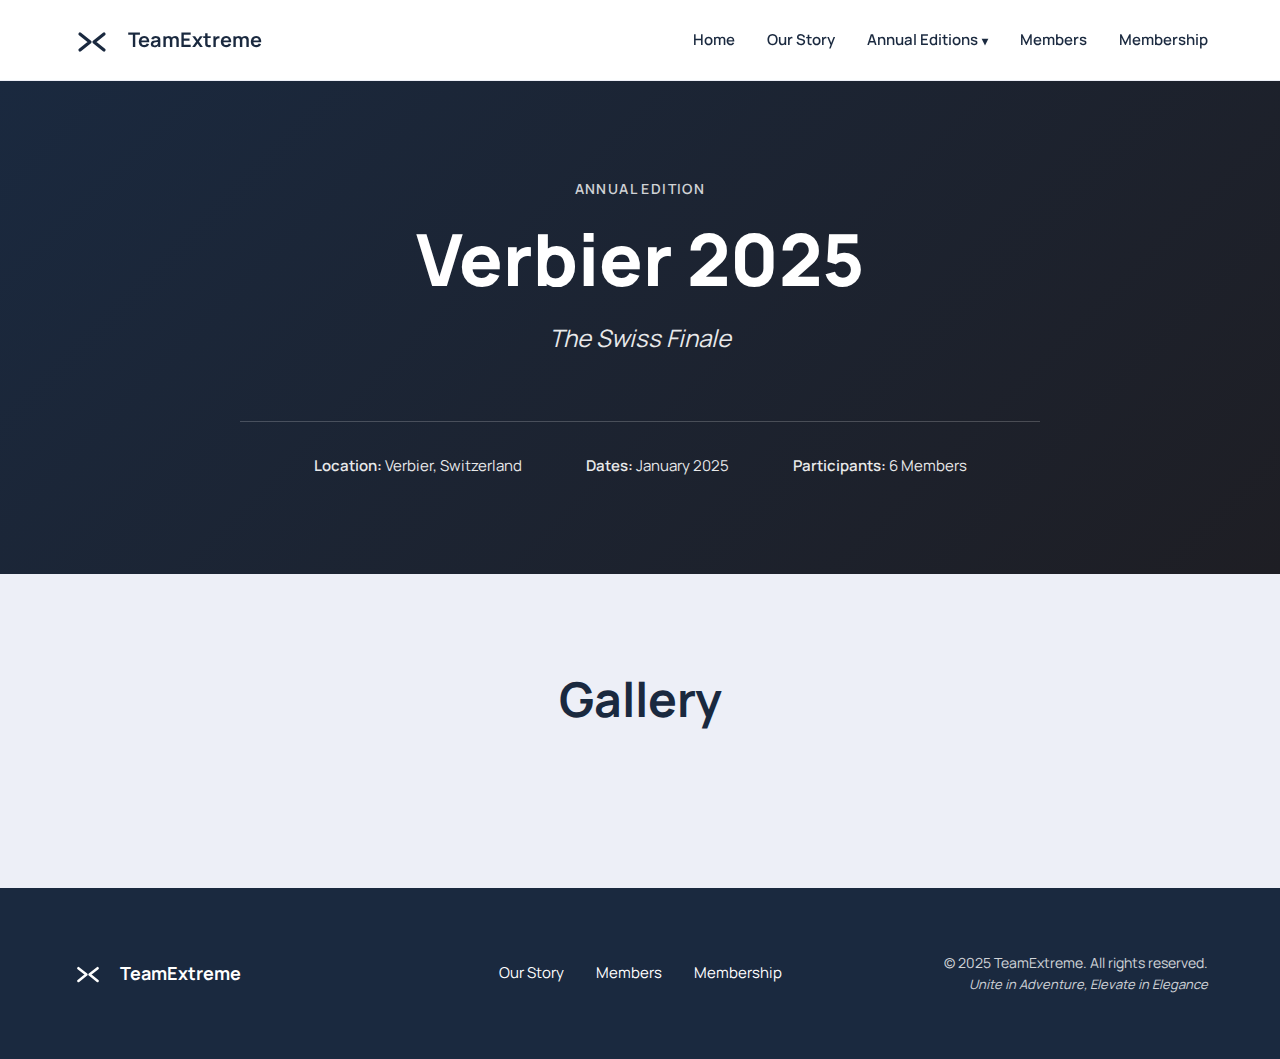
<file: verbier-2025.html>
<!DOCTYPE html>
<html lang="en">
<head>
    <meta charset="UTF-8">
    <meta name="viewport" content="width=device-width, initial-scale=1.0">
    <title>Verbier 2025 - TeamExtreme</title>
    <link rel="stylesheet" href="styles.css">
    <link rel="stylesheet" href="gallery.css">
    <link rel="preconnect" href="https://fonts.googleapis.com">
    <link rel="preconnect" href="https://fonts.gstatic.com" crossorigin>
    <link href="https://fonts.googleapis.com/css2?family=Manrope:wght@300;400;600;700;800&display=swap" rel="stylesheet">
</head>
<body>
    <!-- Navigation -->
    <nav class="main-nav">
        <div class="nav-container">
            <a href="index.html" class="logo">
                <svg width="40" height="40" viewBox="0 0 100 100" fill="none" xmlns="http://www.w3.org/2000/svg">
                    <path d="M20 35L45 55L20 75" stroke="#1a293f" stroke-width="8" stroke-linecap="round" stroke-linejoin="round"/>
                    <path d="M80 35L55 55L80 75" stroke="#1a293f" stroke-width="8" stroke-linecap="round" stroke-linejoin="round"/>
                </svg>
                <span>TeamExtreme</span>
            </a>
            
            <button class="mobile-menu-toggle" aria-label="Toggle menu">
                <span></span>
                <span></span>
                <span></span>
            </button>
            
            <ul class="nav-links">
                <li><a href="index.html">Home</a></li>
                <li><a href="story.html">Our Story</a></li>
                <li class="dropdown">
                    <a href="#" class="dropdown-toggle">Annual Editions</a>
                    <ul class="dropdown-menu">
                        <li><a href="verbier-2023.html">Verbier 2023</a></li>
                        <li><a href="verbier-2024.html">Verbier 2024</a></li>
                        <li><a href="verbier-2025.html" class="active">Verbier 2025</a></li>
                        <li><a href="sun-valley-2026.html">Sun Valley 2026</a></li>
                    </ul>
                </li>
                <li><a href="members.html">Members</a></li>
                <li><a href="membership.html">Membership</a></li>
            </ul>
        </div>
    </nav>

    <!-- Gallery Header -->
    <section class="gallery-header">
        <div class="container">
            <div class="header-content">
                <span class="edition-label">Annual Edition</span>
                <h1>Verbier 2025</h1>
                <p class="edition-subtitle">The Swiss Finale</p>
                <div class="edition-details">
                    <span class="detail-item">
                        <strong>Location:</strong> Verbier, Switzerland
                    </span>
                    <span class="detail-item">
                        <strong>Dates:</strong> January 2025
                    </span>
                    <span class="detail-item">
                        <strong>Participants:</strong> 6 Members
                    </span>
                </div>
            </div>
        </div>
    </section>

    <!-- Photo Gallery -->
    <section class="photo-gallery">
        <div class="container">
            <h2>Gallery</h2>
            
            <div class="gallery-grid">
                
                <!-- ADD YOUR PHOTOS HERE
                
                Copy and paste this template for each photo:
                
                <div class="gallery-item">
                    <img src="images/verbier-2025/your-photo-name.jpg" alt="Photo description" />
                    <p class="photo-caption">Your caption here</p>
                </div>
                
                -->
                
            </div>
        </div>
    </section>

    <!-- Footer -->
    <footer class="main-footer">
        <div class="container">
            <div class="footer-content">
                <div class="footer-brand">
                    <svg width="32" height="32" viewBox="0 0 100 100" fill="none" xmlns="http://www.w3.org/2000/svg">
                        <path d="M20 35L45 55L20 75" stroke="#ffffff" stroke-width="8" stroke-linecap="round" stroke-linejoin="round"/>
                        <path d="M80 35L55 55L80 75" stroke="#ffffff" stroke-width="8" stroke-linecap="round" stroke-linejoin="round"/>
                    </svg>
                    <span>TeamExtreme</span>
                </div>
                <div class="footer-links">
                    <a href="story.html">Our Story</a>
                    <a href="members.html">Members</a>
                    <a href="membership.html">Membership</a>
                </div>
                <div class="footer-copyright">
                    <p>© 2025 TeamExtreme. All rights reserved.</p>
                    <p class="footer-tagline">Unite in Adventure, Elevate in Elegance</p>
                </div>
            </div>
        </div>
    </footer>

    <script src="script.js"></script>
</body>
</html>
</file>
<file: styles.css>
/* ============================================
   TeamExtreme Website Styles
   Clean, sophisticated design matching primary logo
   ============================================ */

/* ============================================
   CSS Variables & Reset
   ============================================ */
:root {
    /* Brand Colors */
    --navy: #1a293f;
    --white: #ffffff;
    --black: #000000;
    
    /* Grayscale */
    --cloud: #EDEFF7;
    --smoke: #D3D6E0;
    --steel: #BCBFCC;
    --space: #9DA2B3;
    --graphite: #6E7180;
    --arsenic: #40424D;
    --phantom: #1E1E24;
    
    /* Typography */
    --font-primary: 'Manrope', sans-serif;
    
    /* Spacing */
    --spacing-xs: 0.5rem;
    --spacing-sm: 1rem;
    --spacing-md: 2rem;
    --spacing-lg: 4rem;
    --spacing-xl: 6rem;
    
    /* Layout */
    --container-width: 1200px;
    --border-radius: 4px;
    
    /* Transitions */
    --transition-fast: 0.2s ease;
    --transition-smooth: 0.4s cubic-bezier(0.4, 0, 0.2, 1);
}

* {
    margin: 0;
    padding: 0;
    box-sizing: border-box;
}

html {
    scroll-behavior: smooth;
}

body {
    font-family: var(--font-primary);
    font-size: 16px;
    line-height: 1.6;
    color: var(--navy);
    background-color: var(--white);
    -webkit-font-smoothing: antialiased;
    -moz-osx-font-smoothing: grayscale;
}

/* ============================================
   Typography
   ============================================ */
h1, h2, h3, h4, h5, h6 {
    font-weight: 700;
    line-height: 1.2;
    margin-bottom: var(--spacing-sm);
}

h1 {
    font-size: 4rem;
    font-weight: 800;
}

h2 {
    font-size: 3rem;
    font-weight: 700;
}

h3 {
    font-size: 2rem;
    font-weight: 600;
}

p {
    margin-bottom: var(--spacing-sm);
}

.lead {
    font-size: 1.25rem;
    font-weight: 400;
    color: var(--graphite);
}

/* ============================================
   Layout Utilities
   ============================================ */
.container {
    max-width: var(--container-width);
    margin: 0 auto;
    padding: 0 var(--spacing-md);
}

.section-header {
    text-align: center;
    margin-bottom: var(--spacing-lg);
}

.section-label {
    display: inline-block;
    font-size: 0.875rem;
    font-weight: 600;
    text-transform: uppercase;
    letter-spacing: 0.1em;
    color: var(--space);
    margin-bottom: var(--spacing-sm);
}

/* ============================================
   Navigation
   ============================================ */
.main-nav {
    position: fixed;
    top: 0;
    left: 0;
    right: 0;
    background-color: rgba(255, 255, 255, 0.95);
    backdrop-filter: blur(10px);
    border-bottom: 1px solid var(--cloud);
    z-index: 1000;
    transition: all var(--transition-smooth);
}

.nav-container {
    max-width: var(--container-width);
    margin: 0 auto;
    padding: 0 var(--spacing-md);
    display: flex;
    justify-content: space-between;
    align-items: center;
    height: 80px;
}

.logo {
    display: flex;
    align-items: center;
    gap: var(--spacing-sm);
    text-decoration: none;
    font-size: 1.25rem;
    font-weight: 700;
    color: var(--navy);
    transition: opacity var(--transition-fast);
}

.logo:hover {
    opacity: 0.7;
}

.nav-links {
    display: flex;
    list-style: none;
    gap: var(--spacing-md);
    align-items: center;
}

.nav-links a {
    text-decoration: none;
    color: var(--navy);
    font-weight: 600;
    font-size: 0.9375rem;
    transition: color var(--transition-fast);
    position: relative;
}

.nav-links a:hover,
.nav-links a.active {
    color: var(--graphite);
}

.nav-links a.active::after {
    content: '';
    position: absolute;
    bottom: -8px;
    left: 0;
    right: 0;
    height: 2px;
    background-color: var(--navy);
}

/* Dropdown */
.dropdown {
    position: relative;
}

.dropdown-toggle::after {
    content: '▾';
    margin-left: 0.25rem;
    font-size: 0.75rem;
}

.dropdown-menu {
    position: absolute;
    top: calc(100% + 1rem);
    left: 0;
    background-color: var(--white);
    border: 1px solid var(--cloud);
    border-radius: var(--border-radius);
    padding: var(--spacing-sm) 0;
    min-width: 180px;
    box-shadow: 0 4px 12px rgba(26, 41, 63, 0.1);
    opacity: 0;
    visibility: hidden;
    transform: translateY(-10px);
    transition: all var(--transition-smooth);
    list-style: none;
}

.dropdown:hover .dropdown-menu {
    opacity: 1;
    visibility: visible;
    transform: translateY(0);
}

.dropdown-menu li {
    padding: 0;
}

.dropdown-menu a {
    display: block;
    padding: var(--spacing-xs) var(--spacing-md);
    color: var(--navy);
    text-decoration: none;
    transition: background-color var(--transition-fast);
}

.dropdown-menu a:hover {
    background-color: var(--cloud);
}

/* ============================================
   Hero Section
   ============================================ */
.hero {
    margin-top: 80px;
    min-height: calc(100vh - 80px);
    display: grid;
    grid-template-columns: 1fr 1fr;
    align-items: center;
    gap: var(--spacing-lg);
    padding: var(--spacing-xl) var(--spacing-md);
    max-width: var(--container-width);
    margin-left: auto;
    margin-right: auto;
}

.hero-content {
    animation: fadeInUp 1s ease-out;
}

.hero-title {
    font-size: 4.5rem;
    line-height: 1.1;
    margin-bottom: var(--spacing-md);
}

.title-line {
    display: block;
}

.hero-subtitle {
    font-size: 1.25rem;
    color: var(--graphite);
    max-width: 500px;
}

.hero-image {
    animation: fadeIn 1.2s ease-out;
    animation-delay: 0.3s;
    opacity: 0;
    animation-fill-mode: forwards;
}

.hero-image img {
    width: 100%;
    height: auto;
    border-radius: 8px;
    box-shadow: 0 20px 40px rgba(26, 41, 63, 0.1);
}

/* ============================================
   About Section
   ============================================ */
.about-section {
    padding: var(--spacing-xl) 0;
    background-color: var(--cloud);
}

.about-grid {
    display: grid;
    grid-template-columns: 1fr 1fr;
    gap: var(--spacing-lg);
    align-items: center;
}

.about-text h2 {
    margin-bottom: var(--spacing-md);
}

.about-text p {
    color: var(--graphite);
    margin-bottom: var(--spacing-md);
}

.about-image img {
    width: 100%;
    height: auto;
    border-radius: 8px;
}

/* ============================================
   Next Trip Section
   ============================================ */
.next-trip-section {
    padding: var(--spacing-xl) 0;
}

.trip-details {
    display: grid;
    grid-template-columns: 1fr 1.5fr;
    gap: var(--spacing-lg);
}

.trip-countdown {
    display: flex;
    flex-direction: column;
    gap: var(--spacing-md);
    padding: var(--spacing-lg);
    background-color: var(--navy);
    color: var(--white);
    border-radius: 8px;
}

.countdown-item {
    display: flex;
    flex-direction: column;
    align-items: center;
    padding: var(--spacing-md);
    background-color: rgba(255, 255, 255, 0.1);
    border-radius: var(--border-radius);
}

.countdown-number {
    font-size: 3rem;
    font-weight: 800;
    line-height: 1;
}

.countdown-label {
    font-size: 0.875rem;
    text-transform: uppercase;
    letter-spacing: 0.1em;
    opacity: 0.8;
    margin-top: var(--spacing-xs);
}

.trip-info h3 {
    margin-bottom: var(--spacing-md);
}

.trip-info p {
    color: var(--graphite);
    margin-bottom: var(--spacing-md);
}

.trip-highlights {
    list-style: none;
    margin: var(--spacing-md) 0;
}

.trip-highlights li {
    padding: var(--spacing-xs) 0;
    padding-left: 1.5rem;
    position: relative;
    color: var(--graphite);
}

.trip-highlights li::before {
    content: '✓';
    position: absolute;
    left: 0;
    color: var(--navy);
    font-weight: 700;
}

/* ============================================
   Editions Preview
   ============================================ */
.editions-preview {
    padding: var(--spacing-xl) 0;
    background-color: var(--cloud);
}

.editions-grid {
    display: grid;
    grid-template-columns: repeat(auto-fit, minmax(280px, 1fr));
    gap: var(--spacing-md);
}

.edition-card {
    text-decoration: none;
    color: var(--navy);
    background-color: var(--white);
    border-radius: 8px;
    overflow: hidden;
    transition: transform var(--transition-smooth), box-shadow var(--transition-smooth);
    position: relative;
}

.edition-card:hover {
    transform: translateY(-4px);
    box-shadow: 0 12px 24px rgba(26, 41, 63, 0.15);
}

.edition-image {
    width: 100%;
    height: 240px;
    overflow: hidden;
    background-color: var(--smoke);
}

.edition-image img {
    width: 100%;
    height: 100%;
    object-fit: cover;
    transition: transform var(--transition-smooth);
}

.edition-card:hover .edition-image img {
    transform: scale(1.05);
}

.edition-info {
    padding: var(--spacing-md);
}

.edition-info h3 {
    font-size: 1.5rem;
    margin-bottom: var(--spacing-xs);
}

.edition-info p {
    color: var(--graphite);
    font-size: 0.9375rem;
}

.featured-badge {
    display: inline-block;
    margin-top: var(--spacing-sm);
    padding: 0.25rem 0.75rem;
    background-color: var(--navy);
    color: var(--white);
    font-size: 0.75rem;
    font-weight: 700;
    text-transform: uppercase;
    letter-spacing: 0.05em;
    border-radius: 100px;
}

/* ============================================
   Membership Teaser
   ============================================ */
.membership-teaser {
    padding: var(--spacing-xl) 0;
    text-align: center;
}

.teaser-content {
    max-width: 700px;
    margin: 0 auto;
}

.teaser-content h2 {
    margin-bottom: var(--spacing-md);
}

.teaser-content p {
    color: var(--graphite);
    font-size: 1.125rem;
    margin-bottom: var(--spacing-md);
}

.teaser-note {
    font-size: 0.9375rem;
    font-style: italic;
    color: var(--space);
}

/* ============================================
   Buttons
   ============================================ */
.btn {
    display: inline-block;
    padding: 1rem 2rem;
    font-family: var(--font-primary);
    font-size: 0.9375rem;
    font-weight: 600;
    text-decoration: none;
    border-radius: var(--border-radius);
    transition: all var(--transition-fast);
    cursor: pointer;
    border: 2px solid transparent;
}

.btn-primary {
    background-color: var(--navy);
    color: var(--white);
}

.btn-primary:hover {
    background-color: var(--phantom);
}

.btn-secondary {
    background-color: var(--cloud);
    color: var(--navy);
}

.btn-secondary:hover {
    background-color: var(--smoke);
}

.btn-outline {
    background-color: transparent;
    color: var(--navy);
    border-color: var(--navy);
}

.btn-outline:hover {
    background-color: var(--navy);
    color: var(--white);
}

/* ============================================
   Footer
   ============================================ */
.main-footer {
    background-color: var(--navy);
    color: var(--white);
    padding: var(--spacing-lg) 0;
}

.footer-content {
    display: grid;
    grid-template-columns: 1fr 1fr 1fr;
    gap: var(--spacing-lg);
    align-items: center;
}

.footer-brand {
    display: flex;
    align-items: center;
    gap: var(--spacing-sm);
    font-weight: 700;
    font-size: 1.125rem;
}

.footer-brand svg path {
    stroke: var(--white);
}

.footer-links {
    display: flex;
    gap: var(--spacing-md);
    justify-content: center;
}

.footer-links a {
    color: var(--white);
    text-decoration: none;
    font-size: 0.9375rem;
    transition: opacity var(--transition-fast);
}

.footer-links a:hover {
    opacity: 0.7;
}

.footer-copyright {
    text-align: right;
}

.footer-copyright p {
    margin: 0;
    font-size: 0.875rem;
    opacity: 0.8;
}

.footer-tagline {
    font-style: italic;
    font-size: 0.8125rem !important;
    margin-top: var(--spacing-xs);
}

/* ============================================
   Animations
   ============================================ */
@keyframes fadeInUp {
    from {
        opacity: 0;
        transform: translateY(30px);
    }
    to {
        opacity: 1;
        transform: translateY(0);
    }
}

@keyframes fadeIn {
    from {
        opacity: 0;
    }
    to {
        opacity: 1;
    }
}

/* ============================================
   Responsive Design
   ============================================ */
@media (max-width: 968px) {
    .hero {
        grid-template-columns: 1fr;
        padding: var(--spacing-lg) var(--spacing-md);
    }
    
    .hero-title {
        font-size: 3rem;
    }
    
    .about-grid,
    .trip-details {
        grid-template-columns: 1fr;
    }
    
    .footer-content {
        grid-template-columns: 1fr;
        text-align: center;
        gap: var(--spacing-md);
    }
    
    .footer-links {
        justify-content: center;
    }
    
    .footer-copyright {
        text-align: center;
    }
    
    h1 {
        font-size: 3rem;
    }
    
    h2 {
        font-size: 2.25rem;
    }
}

/* Mobile Menu Toggle */
.mobile-menu-toggle {
    display: none;
    flex-direction: column;
    gap: 5px;
    background: none;
    border: none;
    cursor: pointer;
    padding: 5px;
}

.mobile-menu-toggle span {
    display: block;
    width: 25px;
    height: 2px;
    background: var(--navy);
    transition: var(--transition-fast);
}

.mobile-menu-toggle.active span:nth-child(1) {
    transform: rotate(45deg) translate(7px, 7px);
}

.mobile-menu-toggle.active span:nth-child(2) {
    opacity: 0;
}

.mobile-menu-toggle.active span:nth-child(3) {
    transform: rotate(-45deg) translate(6px, -6px);
}

/* Coming Soon Section */
.coming-soon-section {
    min-height: 70vh;
    display: flex;
    align-items: center;
    justify-content: center;
    padding: var(--spacing-xl) var(--spacing-md);
}

.coming-soon-content {
    text-align: center;
    max-width: 600px;
}

.coming-soon-message {
    font-size: 1.5rem;
    font-style: italic;
    color: var(--navy);
    opacity: 0.8;
    margin: var(--spacing-lg) 0;
    font-weight: 300;
}

@media (max-width: 640px) {
    .mobile-menu-toggle {
        display: flex;
    }
    
    .nav-links {
        position: fixed;
        top: 80px;
        left: 0;
        right: 0;
        background: white;
        flex-direction: column;
        padding: var(--spacing-md);
        box-shadow: 0 4px 12px rgba(0, 0, 0, 0.1);
        transform: translateY(-100%);
        opacity: 0;
        visibility: hidden;
        transition: all var(--transition-normal);
    }
    
    .nav-links.active {
        transform: translateY(0);
        opacity: 1;
        visibility: visible;
    }
    
    .nav-links li {
        width: 100%;
    }
    
    .nav-links a {
        display: block;
        padding: var(--spacing-sm);
    }
    
    .dropdown-menu {
        position: static;
        opacity: 1;
        visibility: visible;
        transform: none;
        box-shadow: none;
        padding-left: var(--spacing-md);
    }
    
    .hero-title {
        font-size: 2.5rem;
    }
    
    .editions-grid {
        grid-template-columns: 1fr;
    }
}
</file>
<file: membership.css>
/* ============================================
   Membership Page Styles
   ============================================ */

.membership-hero {
    margin-top: 80px;
    padding: var(--spacing-xl) 0;
    text-align: center;
    background: linear-gradient(135deg, var(--navy) 0%, var(--phantom) 100%);
    color: var(--white);
}

.membership-hero h1 {
    font-size: 4rem;
    margin-bottom: var(--spacing-md);
}

.membership-hero .hero-subtitle {
    font-size: 1.25rem;
    max-width: 700px;
    margin: 0 auto;
    opacity: 0.9;
}

.membership-intro {
    padding: var(--spacing-xl) 0;
}

.intro-content {
    max-width: 800px;
    margin: 0 auto;
    text-align: center;
}

.intro-content h2 {
    margin-bottom: var(--spacing-md);
}

.intro-content p {
    color: var(--graphite);
    line-height: 1.8;
}

/* Requirements Section */
.membership-requirements {
    padding: var(--spacing-xl) 0;
    background-color: var(--cloud);
}

.membership-requirements h2 {
    text-align: center;
    margin-bottom: var(--spacing-md);
}

.section-intro {
    text-align: center;
    font-size: 1.125rem;
    color: var(--graphite);
    max-width: 600px;
    margin: 0 auto var(--spacing-lg);
}

.requirements-grid {
    display: grid;
    grid-template-columns: repeat(auto-fit, minmax(320px, 1fr));
    gap: var(--spacing-md);
}

.requirement-card {
    background-color: var(--white);
    padding: var(--spacing-md);
    border-radius: 8px;
    border-left: 4px solid var(--navy);
}

.requirement-number {
    display: inline-block;
    font-size: 0.75rem;
    font-weight: 700;
    color: var(--white);
    background-color: var(--navy);
    padding: 0.25rem 0.75rem;
    border-radius: 100px;
    margin-bottom: var(--spacing-sm);
}

.requirement-card h3 {
    font-size: 1.5rem;
    margin-bottom: var(--spacing-sm);
}

.requirement-card p {
    color: var(--graphite);
    line-height: 1.7;
    margin-bottom: 0;
}

/* Application Process */
.application-process {
    padding: var(--spacing-xl) 0;
}

.application-process h2 {
    text-align: center;
    margin-bottom: var(--spacing-lg);
}

.process-content {
    max-width: 900px;
    margin: 0 auto;
}

.process-content .lead {
    text-align: center;
    margin-bottom: var(--spacing-lg);
}

.process-steps {
    display: grid;
    gap: var(--spacing-lg);
}

.process-step {
    padding: var(--spacing-md);
    background-color: var(--white);
    border: 2px solid var(--cloud);
    border-radius: 8px;
    transition: border-color var(--transition-fast);
}

.process-step:hover {
    border-color: var(--navy);
}

.step-number {
    display: inline-block;
    font-size: 0.875rem;
    font-weight: 700;
    text-transform: uppercase;
    color: var(--navy);
    letter-spacing: 0.1em;
    margin-bottom: var(--spacing-sm);
}

.process-step h3 {
    font-size: 1.75rem;
    margin-bottom: var(--spacing-sm);
}

.process-step p {
    color: var(--graphite);
    line-height: 1.7;
}

.step-note {
    margin-top: var(--spacing-sm);
    padding: var(--spacing-sm);
    background-color: var(--cloud);
    border-left: 3px solid var(--navy);
    font-size: 0.9375rem;
    font-style: italic;
}

/* Status Section */
.membership-status {
    padding: var(--spacing-xl) 0;
    background-color: var(--cloud);
}

.status-box {
    max-width: 800px;
    margin: 0 auto;
    text-align: center;
    background-color: var(--white);
    padding: var(--spacing-lg);
    border-radius: 8px;
    box-shadow: 0 4px 12px rgba(26, 41, 63, 0.08);
}

.status-box h2 {
    margin-bottom: var(--spacing-lg);
}

.status-content {
    display: grid;
    grid-template-columns: repeat(3, 1fr);
    gap: var(--spacing-lg);
    margin-bottom: var(--spacing-lg);
    padding: var(--spacing-lg) 0;
    border-top: 1px solid var(--cloud);
    border-bottom: 1px solid var(--cloud);
}

.status-metric {
    display: flex;
    flex-direction: column;
    align-items: center;
}

.metric-label {
    font-size: 0.875rem;
    text-transform: uppercase;
    letter-spacing: 0.05em;
    color: var(--space);
    margin-bottom: var(--spacing-xs);
}

.metric-value {
    font-size: 3rem;
    font-weight: 800;
    color: var(--navy);
    line-height: 1;
}

.status-note {
    color: var(--graphite);
    line-height: 1.7;
    margin-bottom: var(--spacing-md);
}

/* Testimonials */
.membership-testimonials {
    padding: var(--spacing-xl) 0;
}

.membership-testimonials h2 {
    text-align: center;
    margin-bottom: var(--spacing-lg);
}

.testimonials-grid {
    display: grid;
    grid-template-columns: repeat(auto-fit, minmax(300px, 1fr));
    gap: var(--spacing-md);
}

.testimonial {
    background-color: var(--cloud);
    padding: var(--spacing-md);
    border-radius: 8px;
    position: relative;
}

.testimonial::before {
    content: '"';
    position: absolute;
    top: -10px;
    left: var(--spacing-md);
    font-size: 4rem;
    color: var(--navy);
    opacity: 0.2;
    font-family: Georgia, serif;
    line-height: 1;
}

.testimonial p {
    color: var(--navy);
    font-size: 1.0625rem;
    line-height: 1.7;
    font-style: italic;
    margin-bottom: var(--spacing-sm);
    position: relative;
    z-index: 1;
}

.testimonial cite {
    display: block;
    font-size: 0.875rem;
    color: var(--space);
    font-style: normal;
    font-weight: 600;
    text-align: right;
}

/* Responsive */
@media (max-width: 968px) {
    .membership-hero h1 {
        font-size: 3rem;
    }
    
    .requirements-grid {
        grid-template-columns: 1fr;
    }
    
    .status-content {
        grid-template-columns: 1fr;
        gap: var(--spacing-md);
    }
    
    .testimonials-grid {
        grid-template-columns: 1fr;
    }
}

@media (max-width: 640px) {
    .membership-hero h1 {
        font-size: 2.5rem;
    }
    
    .metric-value {
        font-size: 2.5rem;
    }
}
</file>
<file: members.css>
/* ============================================
   Members Page Styles
   ============================================ */

.page-header {
    margin-top: 80px;
    padding: var(--spacing-xl) 0 var(--spacing-lg);
    text-align: center;
    background-color: var(--cloud);
}

.page-header h1 {
    font-size: 3.5rem;
    margin-bottom: var(--spacing-md);
}

.page-subtitle {
    font-size: 1.25rem;
    color: var(--graphite);
    max-width: 700px;
    margin: 0 auto;
}

.members-section {
    padding: var(--spacing-xl) 0;
}

.member-card {
    display: grid;
    grid-template-columns: 300px 1fr;
    gap: var(--spacing-lg);
    margin-bottom: var(--spacing-xl);
    padding-bottom: var(--spacing-xl);
    border-bottom: 1px solid var(--cloud);
}

.member-card:last-child {
    border-bottom: none;
    margin-bottom: 0;
    padding-bottom: 0;
}

.member-photo {
    position: relative;
}

.member-photo img {
    width: 100%;
    height: 400px;
    object-fit: cover;
    border-radius: 8px;
    background-color: var(--smoke);
}

.member-info {
    display: flex;
    flex-direction: column;
    justify-content: center;
}

.member-name {
    font-size: 2rem;
    margin-bottom: var(--spacing-xs);
}

.member-title {
    font-size: 1rem;
    color: var(--space);
    text-transform: uppercase;
    letter-spacing: 0.05em;
    font-weight: 600;
    margin-bottom: var(--spacing-md);
}

.member-bio {
    margin-bottom: var(--spacing-md);
}

.member-bio p {
    color: var(--graphite);
    line-height: 1.7;
    margin-bottom: var(--spacing-md);
}

.member-stats {
    display: grid;
    grid-template-columns: repeat(3, 1fr);
    gap: var(--spacing-md);
    margin-top: var(--spacing-md);
    padding-top: var(--spacing-md);
    border-top: 1px solid var(--cloud);
}

.stat {
    display: flex;
    flex-direction: column;
    align-items: center;
    text-align: center;
}

.stat-number {
    font-size: 2rem;
    font-weight: 800;
    color: var(--navy);
    line-height: 1;
    margin-bottom: var(--spacing-xs);
}

.stat-label {
    font-size: 0.75rem;
    color: var(--space);
    text-transform: uppercase;
    letter-spacing: 0.05em;
}

/* Members Quote Section */
.members-quote {
    padding: var(--spacing-xl) 0;
    background-color: var(--navy);
    color: var(--white);
    text-align: center;
}

.members-quote blockquote {
    max-width: 800px;
    margin: 0 auto;
    font-size: 1.5rem;
    font-style: italic;
    line-height: 1.6;
    position: relative;
}

.members-quote blockquote::before {
    content: '"';
    font-size: 6rem;
    position: absolute;
    top: -40px;
    left: -40px;
    opacity: 0.2;
    font-family: Georgia, serif;
}

.members-quote cite {
    display: block;
    margin-top: var(--spacing-md);
    font-size: 0.9375rem;
    font-style: normal;
    opacity: 0.8;
    font-weight: 400;
}

/* Responsive */
@media (max-width: 968px) {
    .member-card {
        grid-template-columns: 1fr;
        gap: var(--spacing-md);
    }
    
    .member-photo img {
        height: 300px;
    }
    
    .page-header h1 {
        font-size: 2.5rem;
    }
    
    .members-quote blockquote {
        font-size: 1.25rem;
    }
    
    .members-quote blockquote::before {
        font-size: 4rem;
        top: -30px;
        left: -20px;
    }
}

@media (max-width: 640px) {
    .member-stats {
        grid-template-columns: 1fr;
    }
    
    .stat-number {
        font-size: 1.5rem;
    }
}
</file>
<file: gallery.css>
/* ============================================
   Gallery/Annual Editions Styles
   ============================================ */

.gallery-header {
    margin-top: 80px;
    padding: var(--spacing-xl) 0;
    background: linear-gradient(135deg, var(--navy) 0%, var(--phantom) 100%);
    color: var(--white);
    text-align: center;
}

.header-content {
    max-width: 800px;
    margin: 0 auto;
}

.edition-label {
    display: inline-block;
    font-size: 0.875rem;
    font-weight: 600;
    text-transform: uppercase;
    letter-spacing: 0.1em;
    opacity: 0.8;
    margin-bottom: var(--spacing-sm);
}

.gallery-header h1 {
    font-size: 4.5rem;
    margin-bottom: var(--spacing-sm);
}

.edition-subtitle {
    font-size: 1.5rem;
    font-style: italic;
    opacity: 0.9;
    margin-bottom: var(--spacing-lg);
}

.edition-details {
    display: flex;
    justify-content: center;
    gap: var(--spacing-lg);
    flex-wrap: wrap;
    padding-top: var(--spacing-md);
    border-top: 1px solid rgba(255, 255, 255, 0.2);
}

.detail-item {
    font-size: 0.9375rem;
    opacity: 0.9;
}

.detail-item strong {
    font-weight: 600;
}

/* Edition Story */
.edition-story {
    padding: var(--spacing-xl) 0;
}

.story-content {
    max-width: 800px;
    margin: 0 auto;
}

.story-content h2 {
    text-align: center;
    margin-bottom: var(--spacing-md);
}

.story-content p {
    color: var(--graphite);
    line-height: 1.8;
    margin-bottom: var(--spacing-md);
}

/* Photo Gallery */
.photo-gallery {
    padding: var(--spacing-xl) 0;
    background-color: var(--cloud);
}

.photo-gallery h2 {
    text-align: center;
    margin-bottom: var(--spacing-lg);
}

.gallery-grid {
    display: grid;
    grid-template-columns: repeat(auto-fill, minmax(350px, 1fr));
    gap: var(--spacing-md);
}

.gallery-item {
    background-color: var(--white);
    border-radius: 8px;
    overflow: hidden;
    transition: transform var(--transition-smooth), box-shadow var(--transition-smooth);
}

.gallery-item:hover {
    transform: translateY(-4px);
    box-shadow: 0 12px 24px rgba(26, 41, 63, 0.12);
}

.gallery-item img {
    width: 100%;
    height: 300px;
    object-fit: cover;
    display: block;
    background-color: var(--smoke);
}

.photo-caption {
    padding: var(--spacing-md);
    font-size: 0.9375rem;
    color: var(--graphite);
    font-style: italic;
    margin: 0;
}

/* Trip Highlights */
.trip-highlights-section {
    padding: var(--spacing-xl) 0;
}

.trip-highlights-section h2 {
    text-align: center;
    margin-bottom: var(--spacing-lg);
}

.highlights-grid {
    display: grid;
    grid-template-columns: repeat(auto-fit, minmax(280px, 1fr));
    gap: var(--spacing-md);
}

.highlight-card {
    background-color: var(--cloud);
    padding: var(--spacing-md);
    border-radius: 8px;
    border-left: 4px solid var(--navy);
}

.highlight-card h3 {
    font-size: 1.25rem;
    margin-bottom: var(--spacing-sm);
}

.highlight-card p {
    color: var(--graphite);
    line-height: 1.7;
    margin: 0;
}

/* Lightbox for photos (optional enhancement) */
.gallery-item {
    cursor: pointer;
}

/* Responsive */
@media (max-width: 968px) {
    .gallery-header h1 {
        font-size: 3.5rem;
    }
    
    .edition-details {
        flex-direction: column;
        gap: var(--spacing-sm);
    }
    
    .gallery-grid {
        grid-template-columns: repeat(auto-fill, minmax(280px, 1fr));
    }
    
    .gallery-item img {
        height: 250px;
    }
}

@media (max-width: 640px) {
    .gallery-header h1 {
        font-size: 2.5rem;
    }
    
    .edition-subtitle {
        font-size: 1.25rem;
    }
    
    .gallery-grid {
        grid-template-columns: 1fr;
    }
}
</file>
